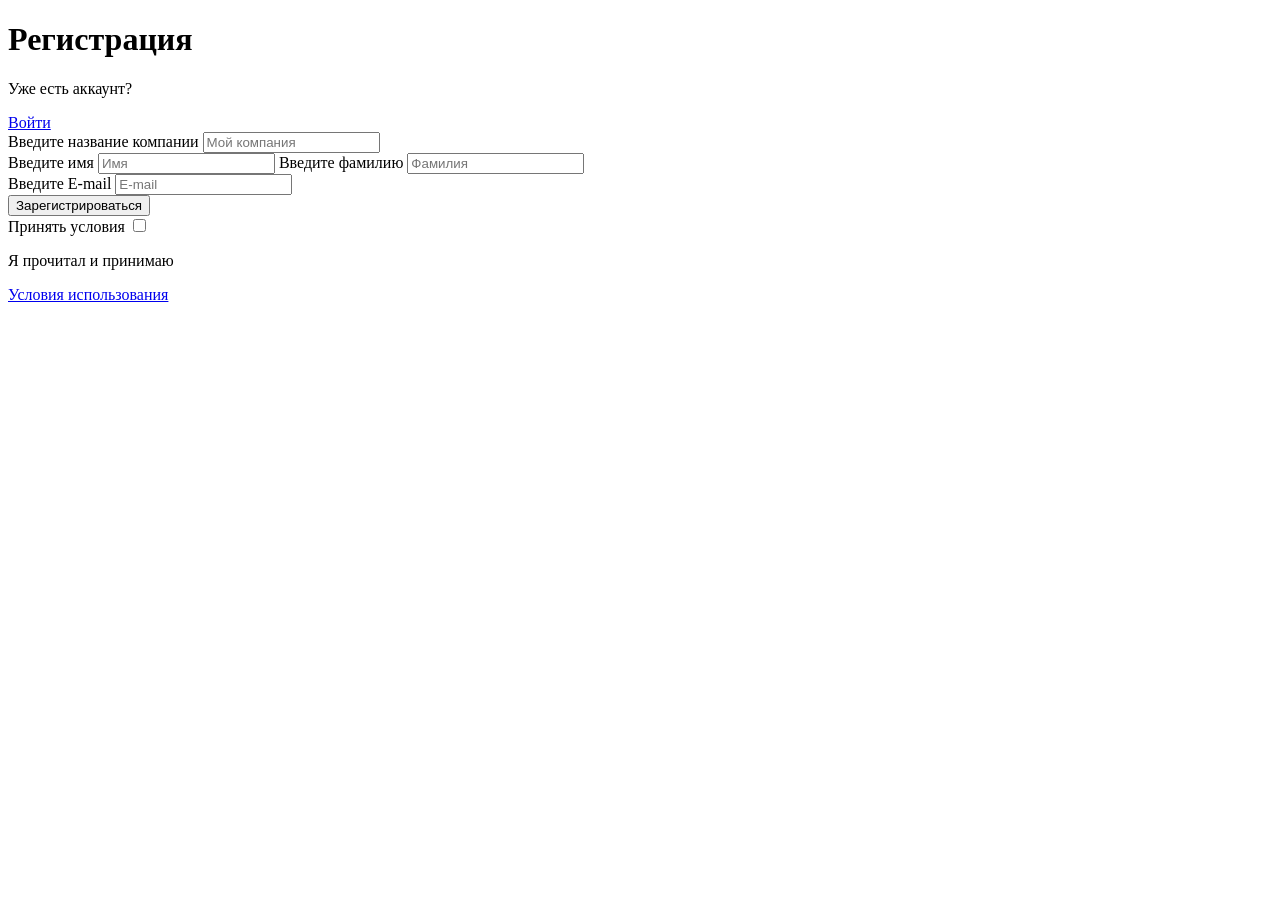
<file: index.html>
<!DOCTYPE html>
<html lang="en">
	<head>
		<meta charset="UTF-8" />
		<meta name="viewport" content="width=device-width, initial-scale=1.0" />
		<title>Document</title>
	</head>
	<body>
		<h1>Регистрация</h1>

		<p>Уже есть аккаунт?</p>

		<a href="#">Войти</a>

		<form action="#">
			<div>
				<label for="company"> Введите название компании</label>
				<input
					type="text"
					name="company"
					id="company"
					placeholder="Мой компания"
					required
				/>
			</div>

			<div>
				<label for="name">Введите имя</label>
				<input type="text" name="name" id="name" placeholder="Имя" required />
				<label for="surname">Введите фамилию</label>
				<input type="text" name="surname" id="surname" placeholder="Фамилия" required />
			</div>

			<div>
				<label for="email">Введите E-mail</label>
				<input type="email" name="email" id="email" placeholder="E-mail" required/>
			</div>
			<div>
				<button>Зарегистрироваться</button>
			</div>
			<div>
				<label for="agree">Принять условия</label>
				<input type="checkbox" name="agree" id="agree" required/>
				<p>Я прочитал и принимаю</p>
				<a href="#">Условия использования</a>
			</div>
		</form>
	</body>
</html>
</file>
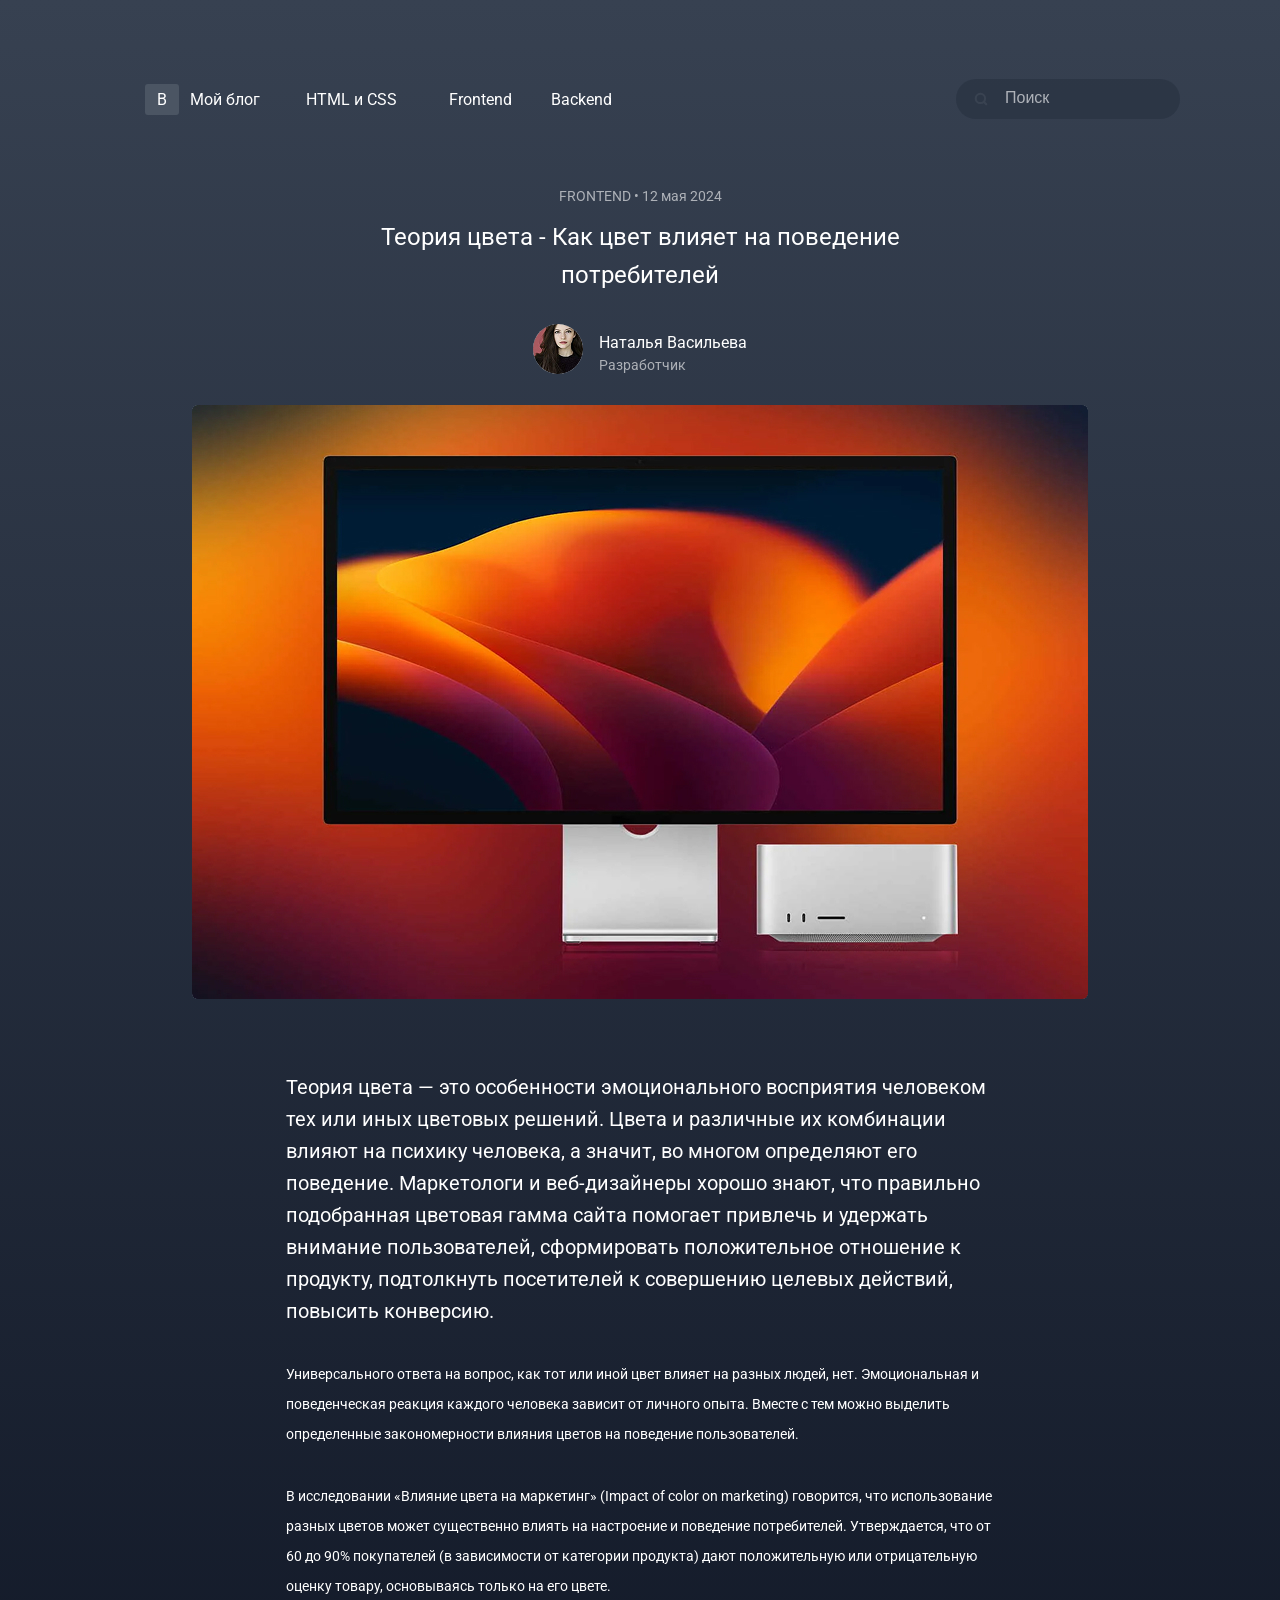
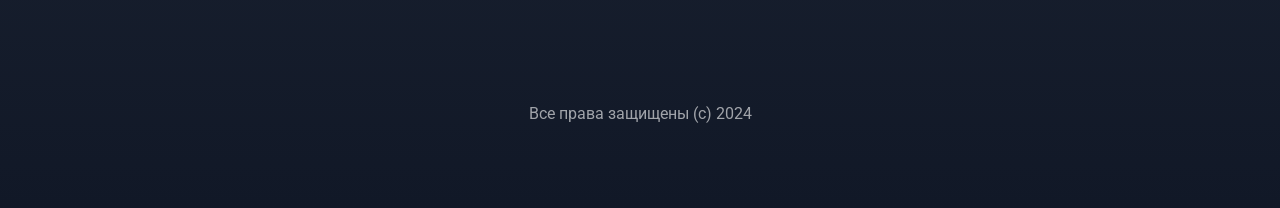
<file: blog/index.html>
<!DOCTYPE html>
<html lang="en">
	<head>
		<meta charset="UTF-8" />
		<meta name="viewport" content="width=device-width, initial-scale=1.0" />
		<title>Document</title>
		<link rel="stylesheet" href="./styles.css" />
		<link rel="preconnect" href="https://fonts.googleapis.com" />
		<link rel="preconnect" href="https://fonts.gstatic.com" crossorigin />
		<link
			href="https://fonts.googleapis.com/css2?family=Roboto:ital,wght@0,100..900;1,100..900&display=swap"
			rel="stylesheet"
		/>
	</head>
	<body>
		<div class="container">
			<header>
				<nav>
					<div class="logo">
						<a href="#" >
							<span class="logo_img">В</span>Мой блог
						</a>
					</div>

					<ul>
						<li><a href="#">HTML и CSS</a></li>
						<li><a href="#">Frontend</a></li>
						<li><a href="#">Backend</a></li>
					</ul>

					<search class='form'>
						<label for="search"></label>
						<img class='form_img' src="./images/search.svg" alt="">
						<input type="text" name="search" id="search" placeholder="Поиск"/>
					</search>
				</nav>
			</header>

			<article>
				<div class="headling">
					<p class="headling_p">
						<span>FRONTEND</span>
						<span>&bull;</span>
						<time datetime="2024-05-12">12 мая 2024</time>
					</p>

					<h1>Теория цвета - Как цвет влияет на поведение потребителей</h1>
				</div>

				<div class="developer">
					<div>
						<img
							src="./images/images1.jpg"
							alt="фото разработчика"
							class="developer_img"
						/>
					</div>
					<div>
						<p class="developer_name">Наталья Васильева</p>
						<p class="developer_developer">Разработчик</p>
					</div>
				</div>

				<section>
					<div class="section_img">
						<img src="./images/images2.jpg" alt="компьютер Mac" />
					</div>

					<div class="section_p">
						<p class="section_p-one">
							Теория цвета — это особенности эмоционального восприятия человеком
							тех или иных цветовых решений. Цвета и различные их комбинации
							влияют на психику человека, а значит, во многом определяют его
							поведение. Маркетологи и веб-дизайнеры хорошо знают, что правильно
							подобранная цветовая гамма сайта помогает привлечь и удержать
							внимание пользователей, сформировать положительное отношение к
							продукту, подтолкнуть посетителей к совершению целевых действий,
							повысить конверсию.
						</p>

						<p class="section_p-two">
							Универсального ответа на вопрос, как тот или иной цвет влияет на
							разных людей, нет. Эмоциональная и поведенческая реакция каждого
							человека зависит от личного опыта. Вместе с тем можно выделить
							определенные закономерности влияния цветов на поведение
							пользователей.
						</p>

						<p class="section_p-two">
							В исследовании «Влияние цвета на маркетинг» (Impact of color on
							marketing) говорится, что использование разных цветов может
							существенно влиять на настроение и поведение потребителей.
							Утверждается, что от 60 до 90% покупателей (в зависимости от
							категории продукта) дают положительную или отрицательную оценку
							товару, основываясь только на его цвете.
						</p>
					</div>
				</section>
			</article>

			<footer>
				<p>Все права защищены (c) 2024</p>
			</footer>
		</div>
	</body>
</html>
</file>
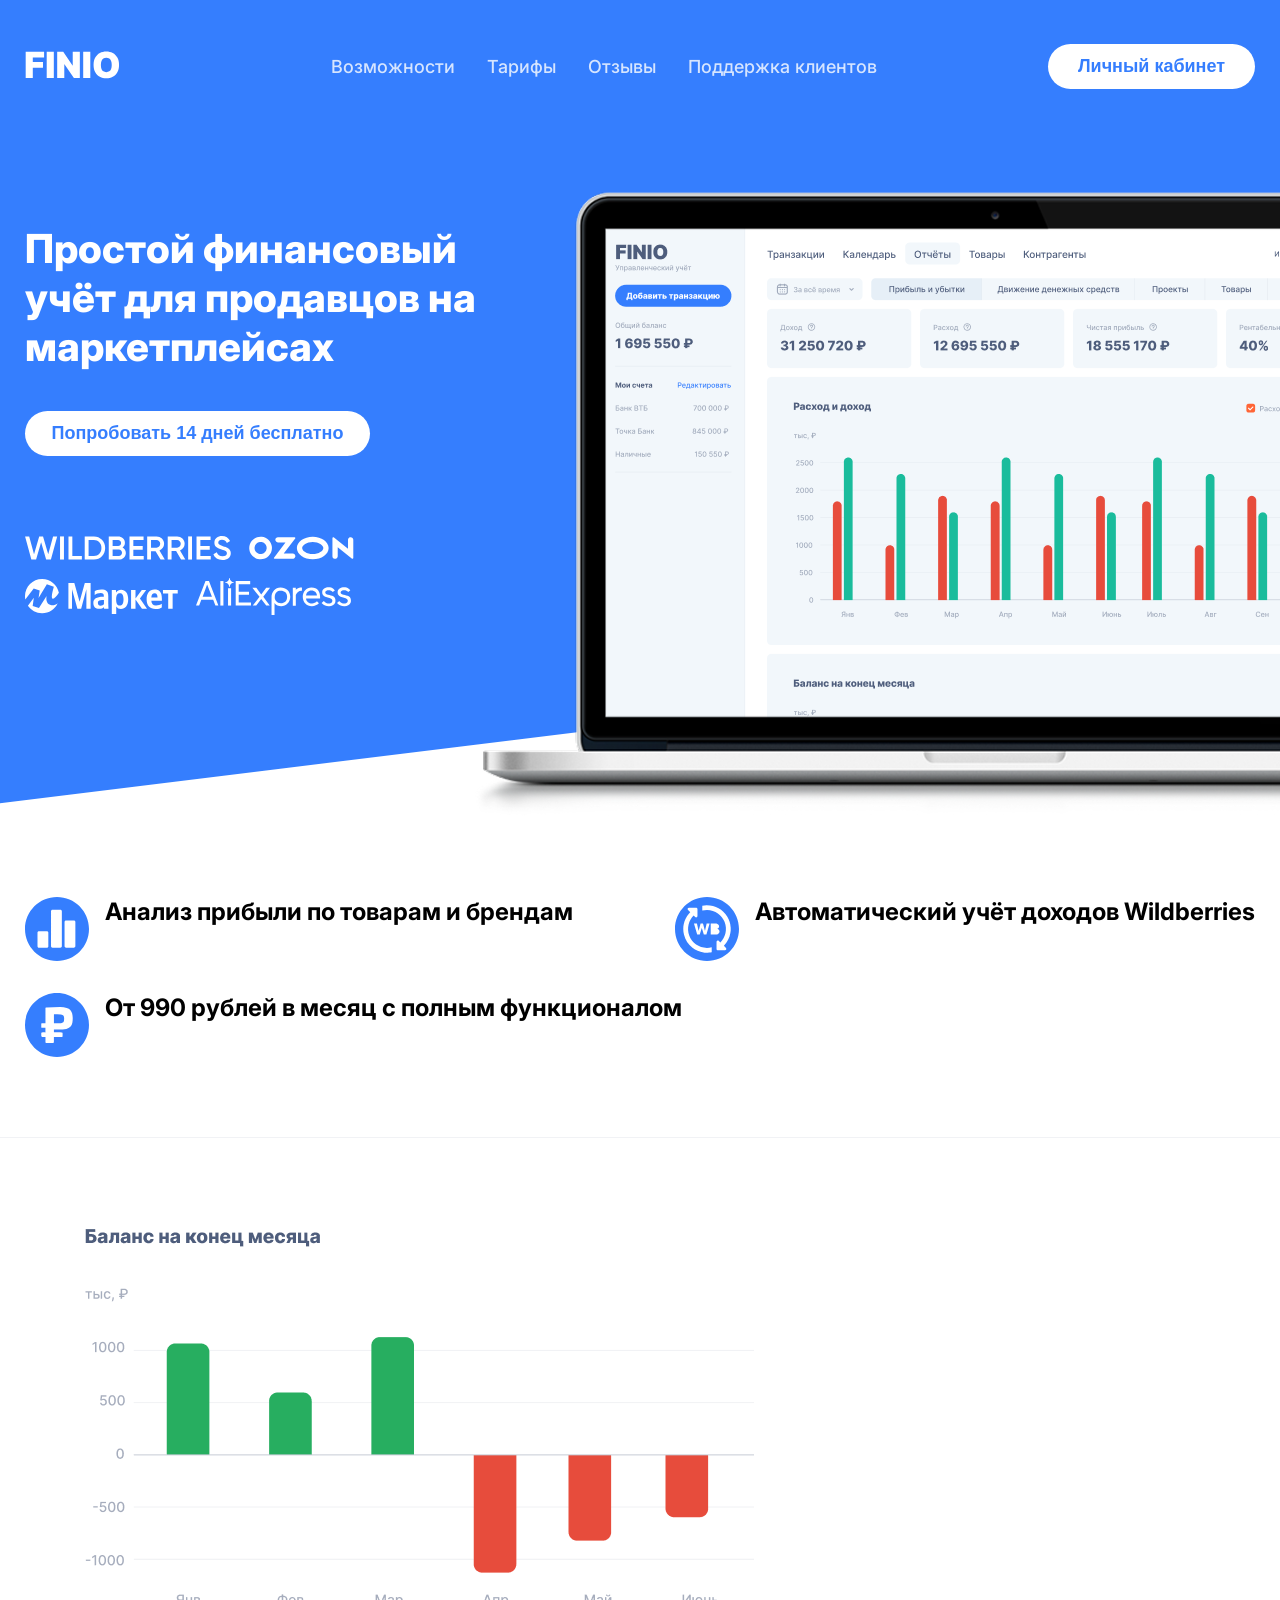
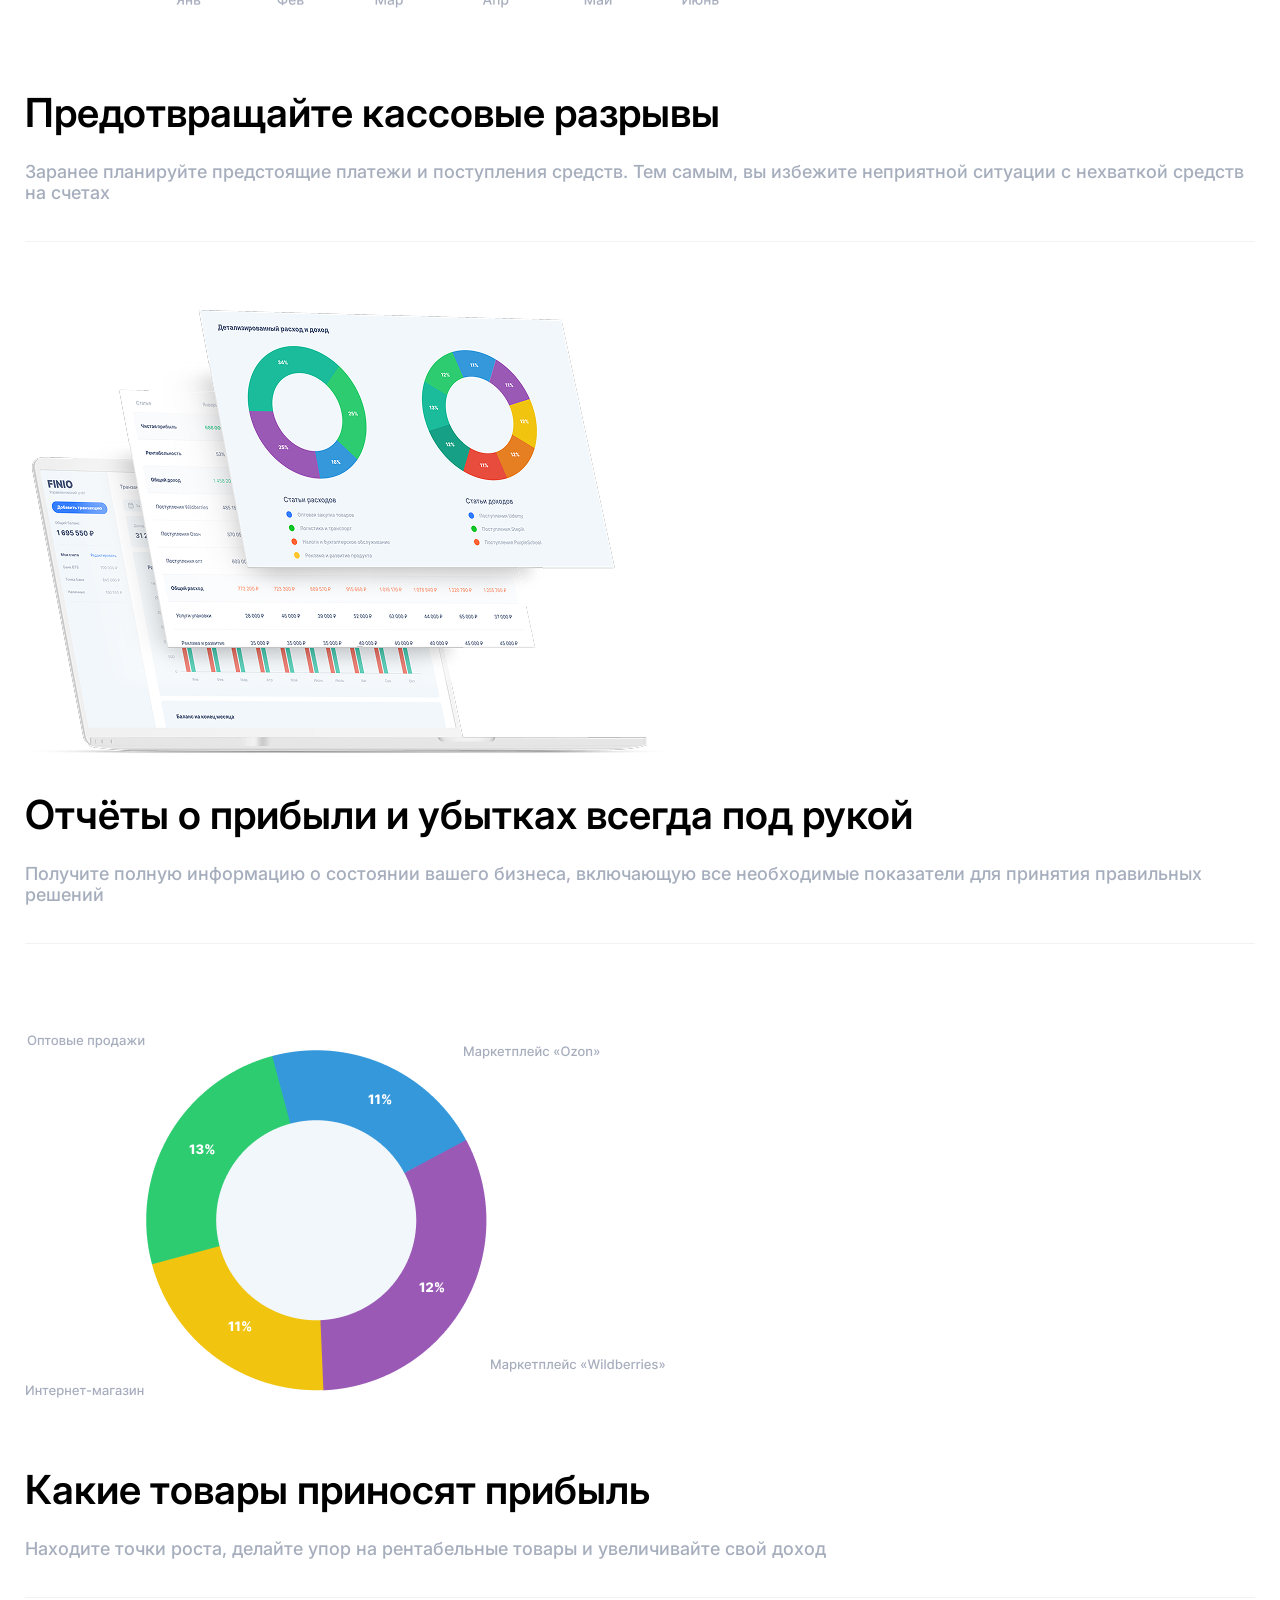
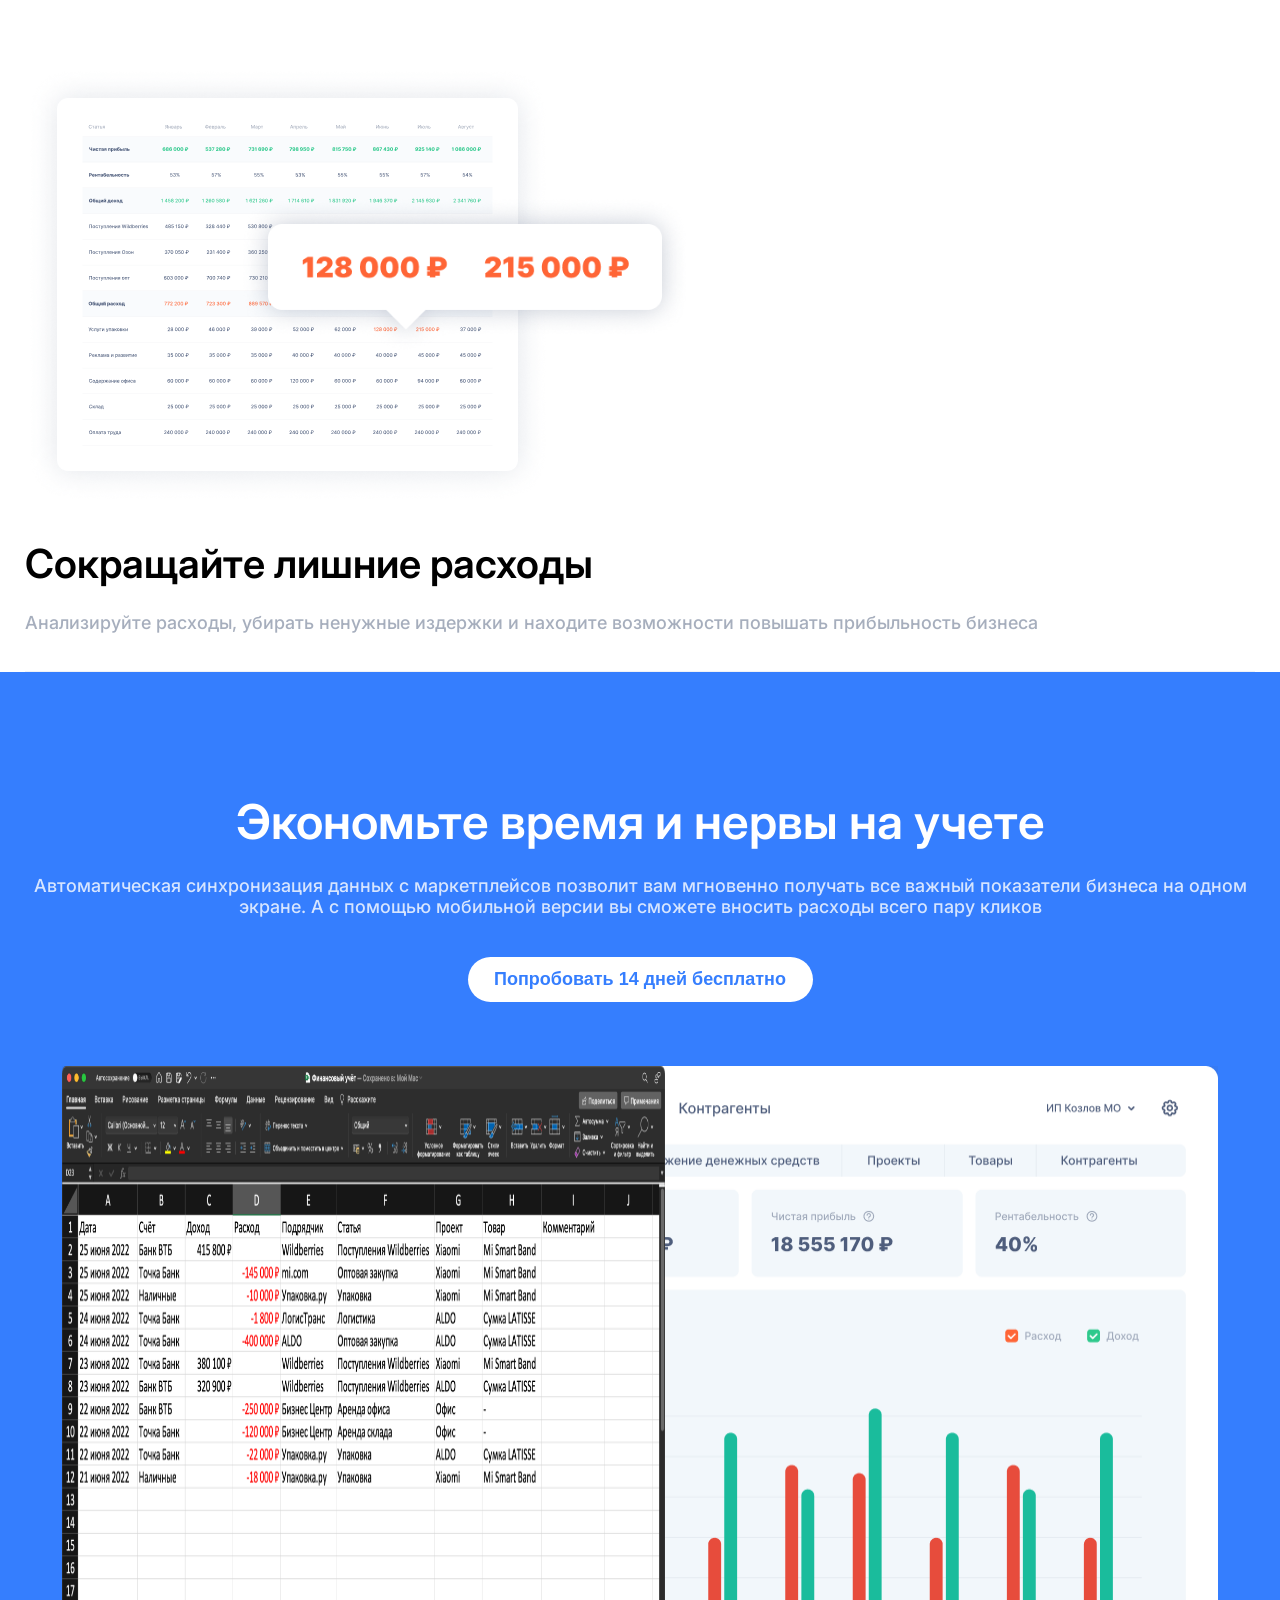
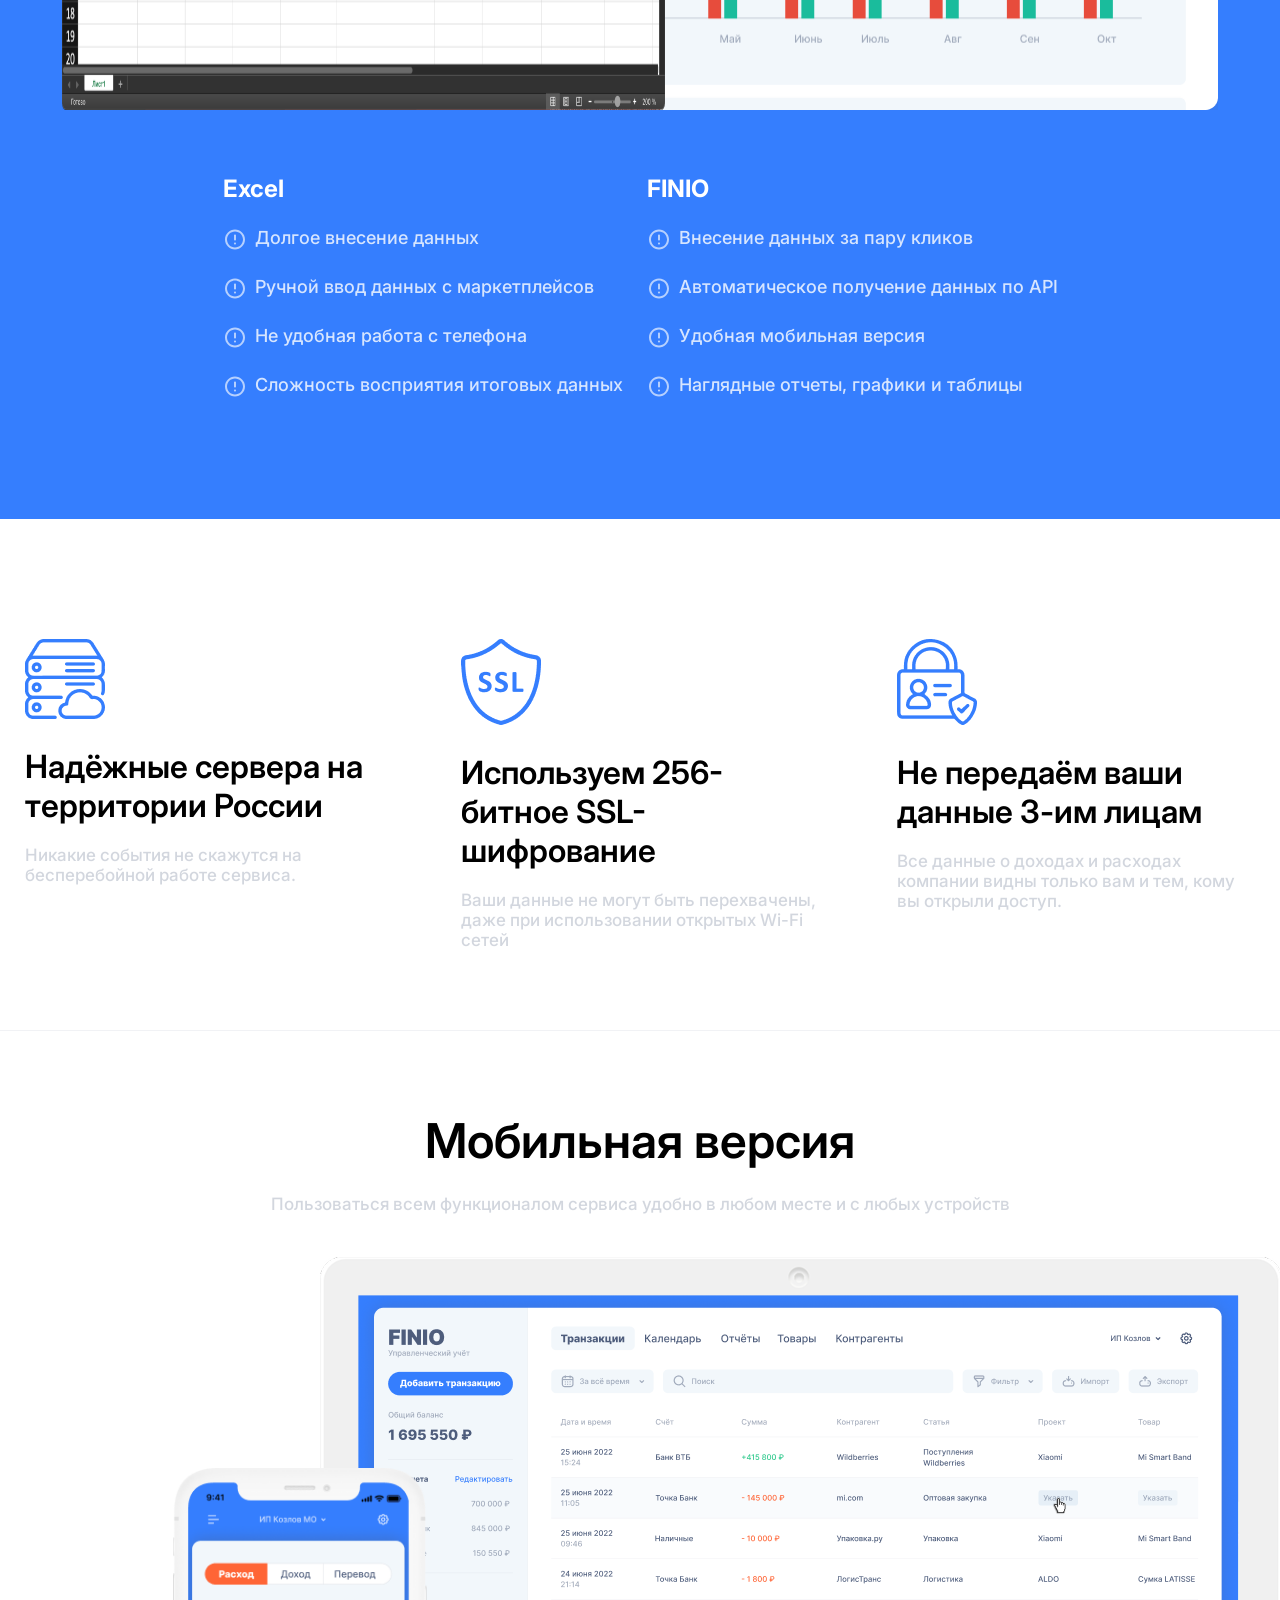
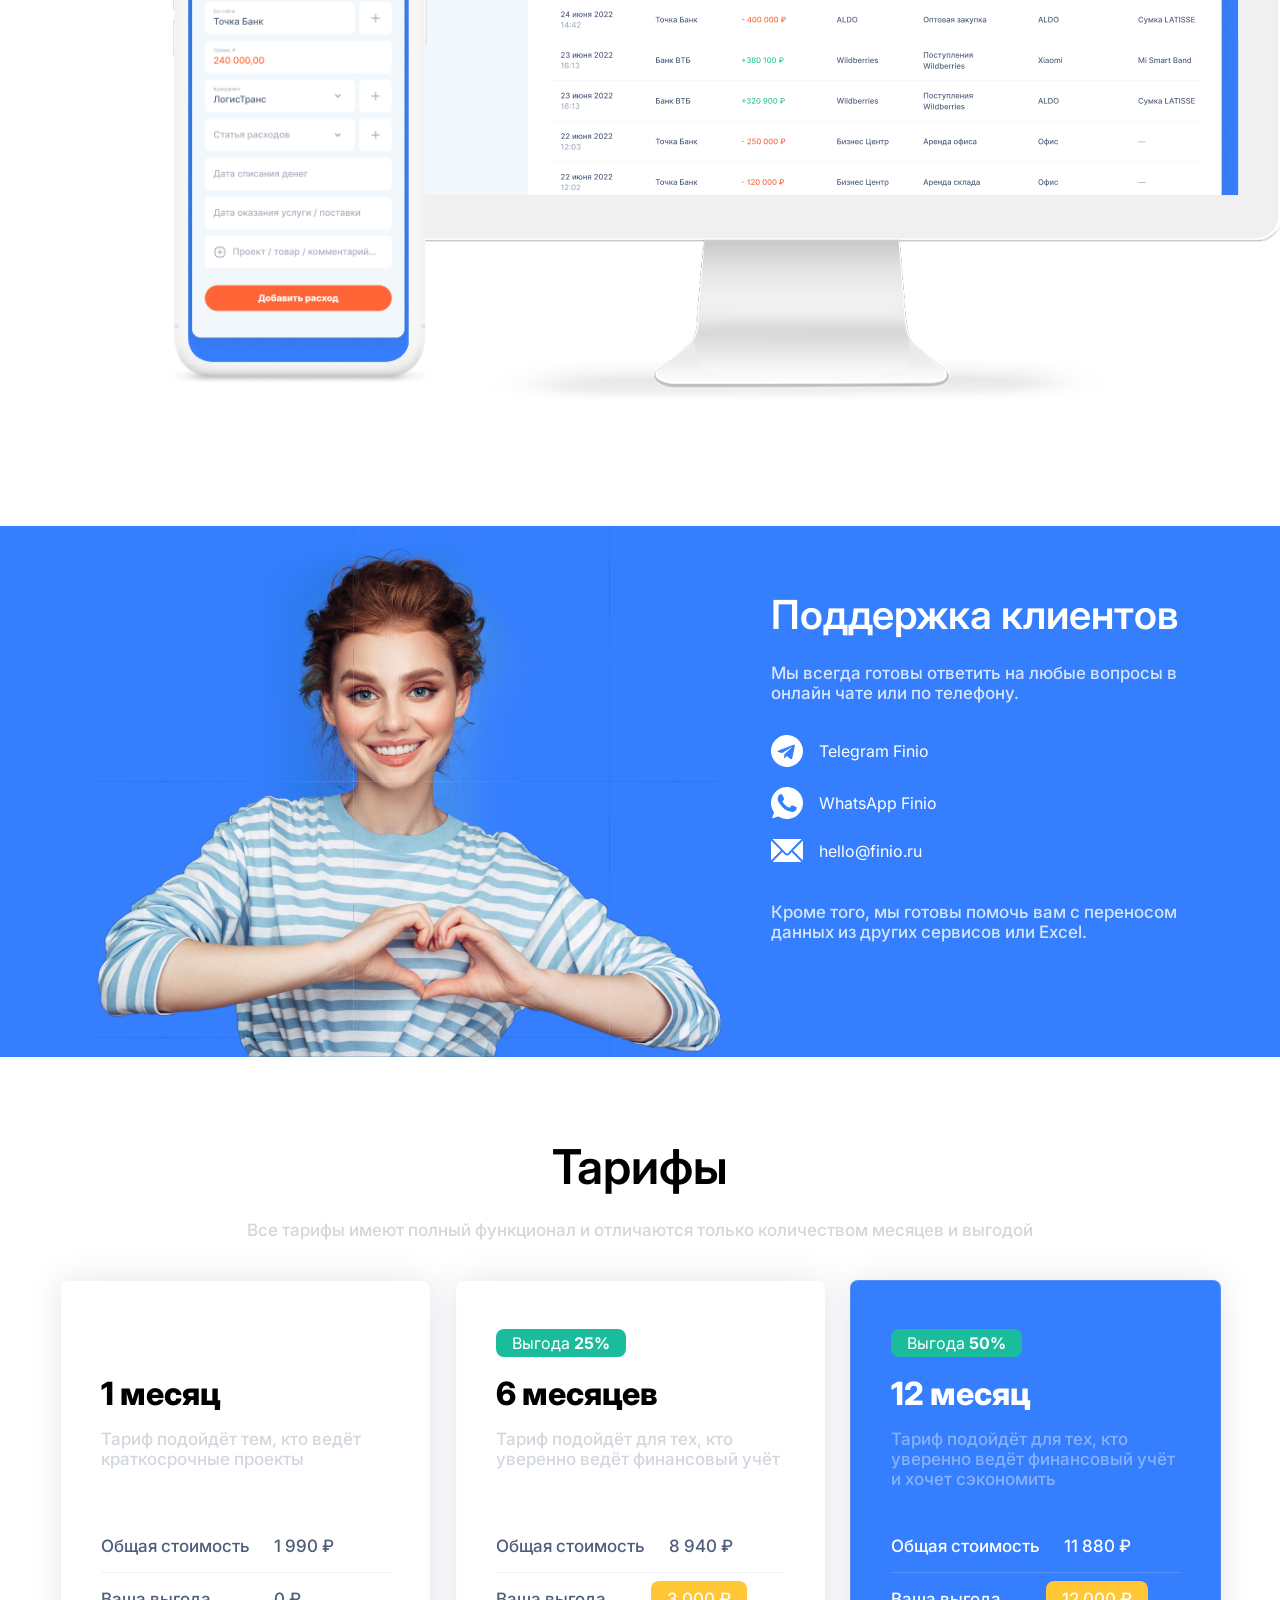
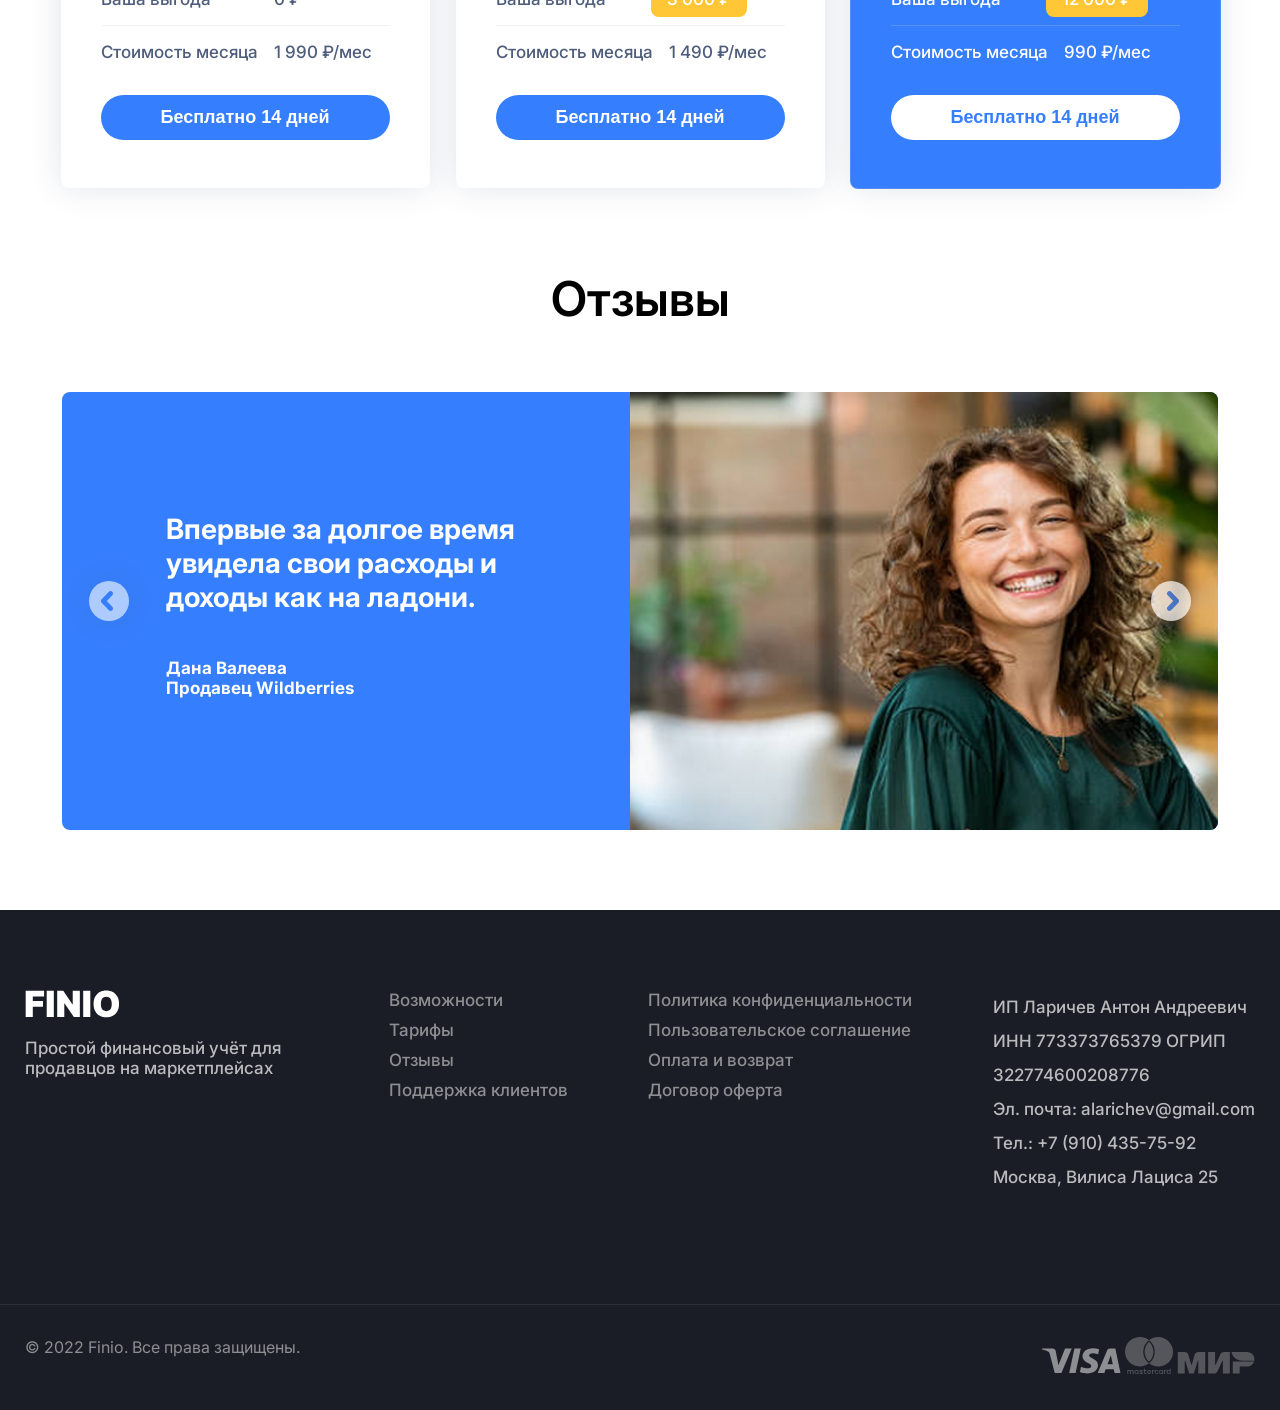
<file: finio/index.html>
<!DOCTYPE html>
<html lang="en">
	<head>
		<meta charset="UTF-8" />
		<meta name="viewport" content="width=device-width, initial-scale=1.0" />
		<link rel="stylesheet" href="./styles/global.css" />
		<link rel="stylesheet" href="./styles/header.css" />
		<link rel="stylesheet" href="./styles/page.css" />

		<link rel="stylesheet" href="./styles/footer.css" />
		<link rel="stylesheet" href="./styles/items.css" />
		<link rel="preconnect" href="https://fonts.googleapis.com" />
		<link rel="preconnect" href="https://fonts.gstatic.com" crossorigin />
		<link
			href="https://fonts.googleapis.com/css2?family=Inter:ital,opsz,wght@0,14..32,100..900;1,14..32,100..900&display=swap"
			rel="stylesheet"
		/>
		<title>Document</title>
	</head>
	<body>
		<header class="header">
			<div class="header__top">
				<a href="" class="header__logo">
					<img src="./img/finio.svg" alt="логотип finio" />
				</a>

				<nav class="nav">
					<ul class="nav__list">
						<li class="nav__list-item"><a href="#">Возможности</a></li>
						<li class="nav__list-item"><a href="#">Тарифы</a></li>
						<li class="nav__list-item"><a href="#">Отзывы</a></li>
						<li class="nav__list-item"><a href="#">Поддержка клиентов</a></li>
					</ul>
				</nav>

				<div class="nav__list-button">
					<button class="button button-none">Личный кабинет</button>
				</div>

				<div class="header__burger">
					<img src="./img/menu-Bold.svg" alt="" />
				</div>
			</div>

			<section class="header__bottom">
				<div class="header__bottom-wrapper">
					<h1 class="header__bottom-text">
						Простой финансовый учёт для продавцов на маркетплейсах
					</h1>

					<div class="header__bottom-button">
						<button class="button">Попробовать 14 дней бесплатно</button>
					</div>

					<div class="header__bottom-logo">
						<img src="./img/wb.svg" alt="лого ВБ" />
						<img src="./img/ozon.svg" alt="лого Ozon" />
						<img src="./img/marcet.svg" alt="лого яндекс маркет" />
						<img src="./img/aliexpress.svg" alt="лого aliexpress" />
					</div>

					<div>
						<img src="./img/Group 191.png" alt="" class="header__bottom-img" />
					</div>
				</div>
			</section>

			<div class="header__bottom-line">
				<img src="./img/bg_line.svg" alt="" class="header__bottom-line-img" />
			</div>
		</header>

		<section class="section__blok">
			<div class="section__item">
				<div class="section__item-blok">
					<img src="./img/Vector.svg" alt="" />
					<p>Анализ прибыли по товарам и брендам</p>
				</div>
				<div class="section__item-blok">
					<img src="./img/Vector-2.svg" alt="" />
					<p>Автоматический учёт доходов Wildberries</p>
				</div>
				<div class="section__item-blok">
					<img src="./img/Vector-3.svg" alt="" />
					<p>От 990 рублей в месяц с полным функционалом</p>
				</div>
			</div>
		</section>

		<section class="section__info">
			<div class="section__info-blok">
				<div class="section__info-blok-text">
					<h2>Предотвращайте кассовые разрывы</h2>
					<p>
						Заранее планируйте предстоящие платежи и поступления средств. Тем
						самым, вы избежите неприятной ситуации с нехваткой средств на счетах
					</p>
				</div>
				<div class="section__info-blok-img">
					<img src="./img/info1.png" alt="" class="info-blok-img" />
				</div>
			</div>

			<div class="section__info-blok section__info-blok-revers">
				<div class="section__info-blok-text">
					<h2>Отчёты о прибыли и убытках всегда под рукой</h2>
					<p>
						Получите полную информацию о состоянии вашего бизнеса, включающую
						все необходимые показатели для принятия правильных решений
					</p>
				</div>

				<div class="section__info-blok-img">
					<img src="./img/info2.png" alt="" class="info-blok-img" />
				</div>
			</div>

			<div class="section__info-blok">
				<div class="section__info-blok-text">
					<h2>Какие товары приносят прибыль</h2>
					<p>
						Находите точки роста, делайте упор на рентабельные товары и
						увеличивайте свой доход
					</p>
				</div>
				<div class="section__info-blok-img">
					<img src="./img/info3.png" alt="" class="info-blok-img" />
				</div>
			</div>

			<div class="section__info-blok section__info-blok-revers">
				<div class="section__info-blok-text">
					<h2>Сокращайте лишние расходы</h2>
					<p>
						Анализируйте расходы, убирать ненужные издержки и находите
						возможности повышать прибыльность бизнеса
					</p>
				</div>
				<div class="section__info-blok-img">
					<img
						src="./img/info4.png"
						alt=""
						class="info-blok-img info-blok-img-none"
					/>
					<img
						src="./img/prise.png"
						alt=""
						class="info-blok-img-pr info-blok-img-pr-none"
					/>
					<img src="./img//prise2.png" alt="" class="info-blok-img-pr2" />
				</div>
			</div>
		</section>

		<section class="advantages">
			<div class="advantages__header">
				<h2 class="advantages__title">Экономьте время и нервы на учете</h2>
				<p class="advantages__description">
					Автоматическая синхронизация данных с маркетплейсов позволит вам
					мгновенно получать все важный показатели бизнеса на одном экране. А с
					помощью мобильной версии вы сможете вносить расходы всего пару кликов
				</p>
				<div class="advantages__button">
					<button class="button">Попробовать 14 дней бесплатно</button>
				</div>
			</div>

			<div class="advantages__img">
				<div>
					<img
						class="advantages__img1"
						src="./img/image-block_1.png"
						alt="Excel"
					/>
				</div>
				<div>
					<img
						class="advantages__img2"
						src="./img/image-block_2.png"
						alt="FINIO"
					/>
				</div>
			</div>

			<div class="comparison">
				<div class="comparison__item">
					<p class="comparison__title">Excel</p>
					<ul class="comparison__list">
						<li class="comparison__feature">
							<img src="./img/exclamation-circle.svg" alt="" />Долгое внесение
							данных
						</li>
						<li class="comparison__feature">
							<img src="./img/exclamation-circle.svg" alt="" />Ручной ввод
							данных с маркетплейсов
						</li>
						<li class="comparison__feature">
							<img src="./img/exclamation-circle.svg" alt="" />Не удобная работа
							с телефона
						</li>
						<li class="comparison__feature">
							<img src="./img/exclamation-circle.svg" alt="" />Сложность
							восприятия итоговых данных
						</li>
					</ul>
				</div>

				<div class="comparison__item">
					<p class="comparison__title">FINIO</p>
					<ul class="comparison__list">
						<li class="comparison__feature">
							<img src="./img/exclamation-circle.svg" alt="" />Внесение данных
							за пару кликов
						</li>
						<li class="comparison__feature">
							<img src="./img/exclamation-circle.svg" alt="" />Автоматическое
							получение данных по API
						</li>
						<li class="comparison__feature">
							<img src="./img/exclamation-circle.svg" alt="" />Удобная мобильная
							версия
						</li>
						<li class="comparison__feature">
							<img src="./img/exclamation-circle.svg" alt="" />Наглядные отчеты,
							графики и таблицы
						</li>
					</ul>
				</div>
			</div>
		</section>

		<section class="features">
			<div class="features__item">
				<img
					class="features__item-icon"
					src="./img/servers.png"
					alt="Сервера"
				/>
				<h3 class="features__item-title">
					Надёжные сервера на территории России
				</h3>
				<p class="features__item-description">
					Никакие события не скажутся на бесперебойной работе сервиса.
				</p>
			</div>

			<div class="features__item">
				<img class="features__item-icon" src="./img/ssl.png" alt="Сервера" />
				<h3 class="features__item-title">
					Используем 256-битное SSL-шифрование
				</h3>
				<p class="features__item-description">
					Ваши данные не могут быть перехвачены, даже при использовании открытых
					Wi-Fi сетей
				</p>
			</div>

			<div class="features__item">
				<img
					class="features__item-icon"
					src="./img/security.png"
					alt="Сервера"
				/>
				<h3 class="features__item-title">Не передаём ваши данные 3-им лицам</h3>
				<p class="features__item-description">
					Все данные о доходах и расходах компании видны только вам и тем, кому
					вы открыли доступ.
				</p>
			</div>
		</section>

		<section class="mobile">
			<div class="titel">
				<h2 class="titel__h2">Мобильная версия</h2>
				<p class="titel__p">
					Пользоваться всем функционалом сервиса удобно в любом месте и с любых
					устройств
				</p>
			</div>

			<img class="mobile__mac" src="./img/imac.png" alt="" />
			<img class="mobile__iphone" src="./img/iphone.png" alt="" />
		</section>

		<section class="support">
			<div class="support__img">
				<img src="./img/photo.png" alt="" class="support__img1" />
			</div>

			<div class="support__blok">
				<h3 class="support__blok-titel">Поддержка клиентов</h3>
				<p class="support__blok-text">
					Мы всегда готовы ответить на любые вопросы в онлайн чате или по
					телефону.
				</p>

				<ul class="support__blok-link">
					<li class="support__blok-link-li">
						<img src="./img/tg.svg" alt="" />
						<a href="">Telegram Finio</a>
					</li>
					<li class="support__blok-link-li">
						<img src="./img/wapp.svg" alt="" />
						<a href="">WhatsApp Finio</a>
					</li>
					<li class="support__blok-link-li">
						<img src="./img/mail.svg" alt="" />
						<a href="">hello@finio.ru</a>
					</li>
				</ul>

				<p class="support__blok-text">
					Кроме того, мы готовы помочь вам с переносом данных из других сервисов
					или Excel.
				</p>
			</div>
		</section>

		<section class="tariffs">
			<div class="titel">
				<h2 class="titel__h2">Тарифы</h2>
				<p class="titel__p">
					Все тарифы имеют полный функционал и отличаются только количеством
					месяцев и выгодой
				</p>
			</div>
			<div class="tariffs__blok">
				<div class="tariffs__blok-card">
					<div class="blok-card">
						<p class="tariffs__blok-card-month">1 месяц</p>
						<p class="tariffs__blok-card-text">
							Тариф подойдёт тем, кто ведёт краткосрочные проекты
						</p>
						<ul class="tariffs__blok-card-ul">
							<li class="tariffs__blok-card-li">
								Общая стоимость
								<p>1 990 ₽</p>
							</li>
							<li class="tariffs__blok-card-li">
								Ваша выгода
								<p>0 ₽</p>
							</li>
							<li class="tariffs__blok-card-li">
								Стоимость месяца
								<p>1 990 ₽/мес</p>
							</li>
						</ul>
						<button class="button button-primary">Бесплатно 14 дней</button>
					</div>
				</div>

				<div class="tariffs__blok-card">
					<div class="blok-card">
						<div class="blok-card-discount">
							<p>Выгода <b>25%</b></p>
						</div>

						<p class="tariffs__blok-card-month">6 месяцев</p>
						<p class="tariffs__blok-card-text">
							Тариф подойдёт для тех, кто уверенно ведёт финансовый учёт
						</p>
						<ul class="tariffs__blok-card-ul">
							<li class="tariffs__blok-card-li">
								Общая стоимость
								<p>8 940 ₽</p>
							</li>
							<li class="tariffs__blok-card-li">
								Ваша выгода
								<p class="tariffs__p">3 000 ₽</p>
							</li>
							<li class="tariffs__blok-card-li">
								Стоимость месяца
								<p>1 490 ₽/мес</p>
							</li>
						</ul>
						<button class="button button-primary">Бесплатно 14 дней</button>
					</div>
				</div>

				<div class="tariffs__blok-card tariffs__blok-card-primaru">
					<div class="blok-card">
						<div class="blok-card-discount">
							<p>Выгода <b>50%</b></p>
						</div>
						<p class="tariffs__blok-card-month">12 месяц</p>
						<p class="tariffs__blok-card-text tariffs__blok-card-text-primaru">
							Тариф подойдёт для тех, кто уверенно ведёт финансовый учёт и хочет
							сэкономить
						</p>
						<ul class="tariffs__blok-card-ul">
							<li class="tariffs__blok-card-li tariffs__blok-card-li-primaru">
								<p>Общая стоимость</p>
								<p>11 880 ₽</p>
							</li>
							<li class="tariffs__blok-card-li tariffs__blok-card-li-primaru">
								Ваша выгода
								<p class="tariffs__p">12 000 ₽</p>
							</li>
							<li class="tariffs__blok-card-li tariffs__blok-card-li-primaru">
								Стоимость месяца
								<p>990 ₽/мес</p>
							</li>
						</ul>
						<button class="button">Бесплатно 14 дней</button>
					</div>
				</div>
			</div>
		</section>

		<section>
			<div class="pg">
				<div class="titel">
					<h2 class="titel__h2">Отзывы</h2>
				</div>
				<div class="review">
					<div class="review__points">
						<img src="./img/points.svg" alt="" />
					</div>
					<div class="review__content">
						<h3 class="review__text">
							Впервые за долгое время увидела свои расходы и доходы как на
							ладони.
						</h3>

						<div class="review__author">
							<h4 class="review__name">Дана Валеева</h4>
							<p class="review__position">Продавец Wildberries</p>
						</div>
					</div>

					<div class="review__photo">
						<img
							class="review__image"
							src="./img/woman.png"
							alt="Дана Валеева"
						/>
					</div>
				</div>

				<div>
					<div class="review__left">
						<img src="./img/left.svg" alt="" />
					</div>

					<div class="review__right">
						<img src="./img/right.svg" alt="" />
					</div>
				</div>
			</div>
		</section>

		<footer class="footer">
			<div class="footer__main">
				<div class="footer__brand">
					<img class="footer__logo" src="./img/finio.svg" alt="Finio" />
					<p class="footer__description">
						Простой финансовый учёт для продавцов на маркетплейсах
					</p>
				</div>

				<div class="footer__nav">
					<ul class="footer__list">
						<li class="footer__item">
							<a href="#" class="footer__link">Возможности</a>
						</li>
						<li class="footer__item">
							<a href="#" class="footer__link">Тарифы</a>
						</li>
						<li class="footer__item">
							<a href="#" class="footer__link">Отзывы</a>
						</li>
						<li class="footer__item">
							<a href="#" class="footer__link">Поддержка клиентов</a>
						</li>
					</ul>
				</div>

				<div class="footer__nav">
					<ul class="footer__list">
						<li class="footer__item">
							<a href="#" class="footer__link">Политика конфиденциальности</a>
						</li>
						<li class="footer__item">
							<a href="#" class="footer__link">Пользовательское соглашение</a>
						</li>
						<li class="footer__item">
							<a href="#" class="footer__link">Оплата и возврат</a>
						</li>
						<li class="footer__item">
							<a href="#" class="footer__link">Договор оферта</a>
						</li>
					</ul>
				</div>

				<div class="footer__info">
					<p class="footer__legal">
						ИП Ларичев Антон Андреевич ИНН 773373765379 ОГРИП 322774600208776<br />
						Эл. почта: alarichev@gmail.com Тел.: +7 (910) 435-75-92<br />
						Москва, Вилиса Лациса 25
					</p>
				</div>
			</div>

			<div class="footer__bottom">
				<div class="footer__copyright">
					<p class="footer__text">© 2022 Finio. Все права защищены.</p>
				</div>

				<div class="footer__payments">
					<img class="footer__payment" src="./img/visa.svg" alt="Visa" />
					<img
						class="footer__payment"
						src="./img/master.svg"
						alt="Mastercard"
					/>
					<img class="footer__payment" src="./img/mir.svg" alt="МИР" />
				</div>
			</div>
		</footer>
	</body>
</html>
</file>
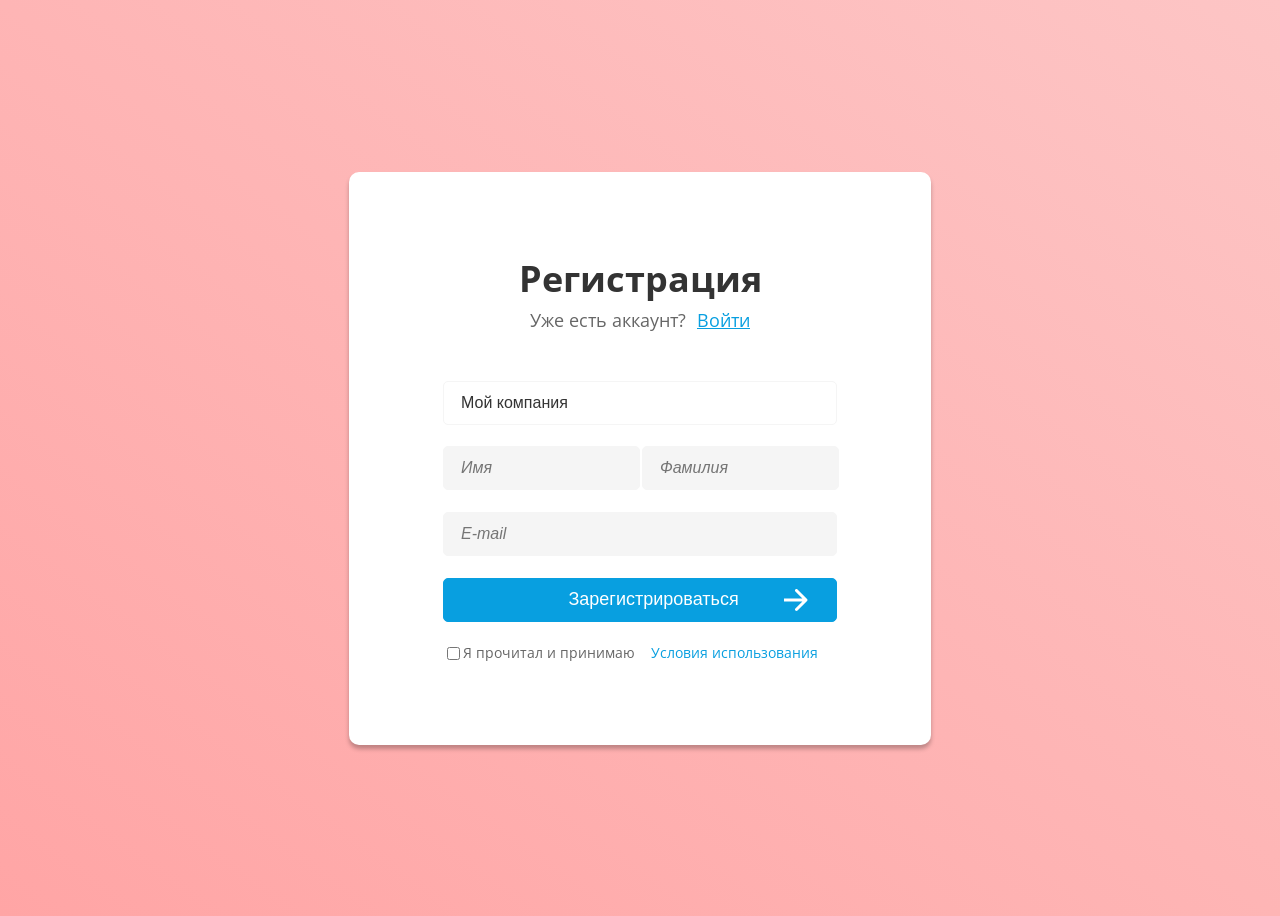
<file: forma/index.html>
<!DOCTYPE html>
<html lang="en">
	<head>
		<meta charset="UTF-8" />
		<meta name="viewport" content="width=device-width, initial-scale=1.0" />
		<title>Document</title>
		<link rel="stylesheet" href="./styles.css" />
		<link rel="preconnect" href="https://fonts.googleapis.com" />
		<link rel="preconnect" href="https://fonts.gstatic.com" crossorigin />
		<link
			href="https://fonts.googleapis.com/css2?family=Open+Sans:ital,wght@0,300..800;1,300..800&display=swap"
			rel="stylesheet"
		/>
		
	</head>
	<body>
		<main >
			<div class="container">
				<form action="#" class="form">
					<div class="form_text">
						<h1>Регистрация</h1>
						<p>Уже есть аккаунт? <a href="#">Войти</a></p>
					</div>

					<div>
						<div class="input_text">
							<label for="company"></label>
							<input
								type="text"
								name="company"
								id="company"
								placeholder="Мой компания"
								required
							/>
						</div>

						<div class="input_name">
							<div>
								<label for="firstname"></label>
								<input
									type="text"
									name="first_name"
									id="firstname"
									placeholder="Имя"
									required
								/>
							</div>

							<div>
								<label for="surname"></label>
								<input
									type="text"
									name="surname_name"
									id="surname"
									placeholder="Фамилия"
									required
								/>
							</div>
						</div>

						<div class="input_email">
							<label for="email"></label>
							<input
								type="email"
								name="email"
								id="email"
								placeholder="E-mail"
								required
							/>
						</div>

						<div class="button">
							<button type="submit">
								Зарегистрироваться <img src="./img/Arrow 1.svg" alt="" />
							</button>
						</div>

						<div class="checkbox">
							<label for="agreement"></label>

							<input type="checkbox" name="agreement" id="agreement" required />

							<p>Я прочитал и принимаю <a href="#">Условия использования</a></p>
						</div>
					</div>
				</form>
			</div>
		</main>
	</body>
</html>
</file>
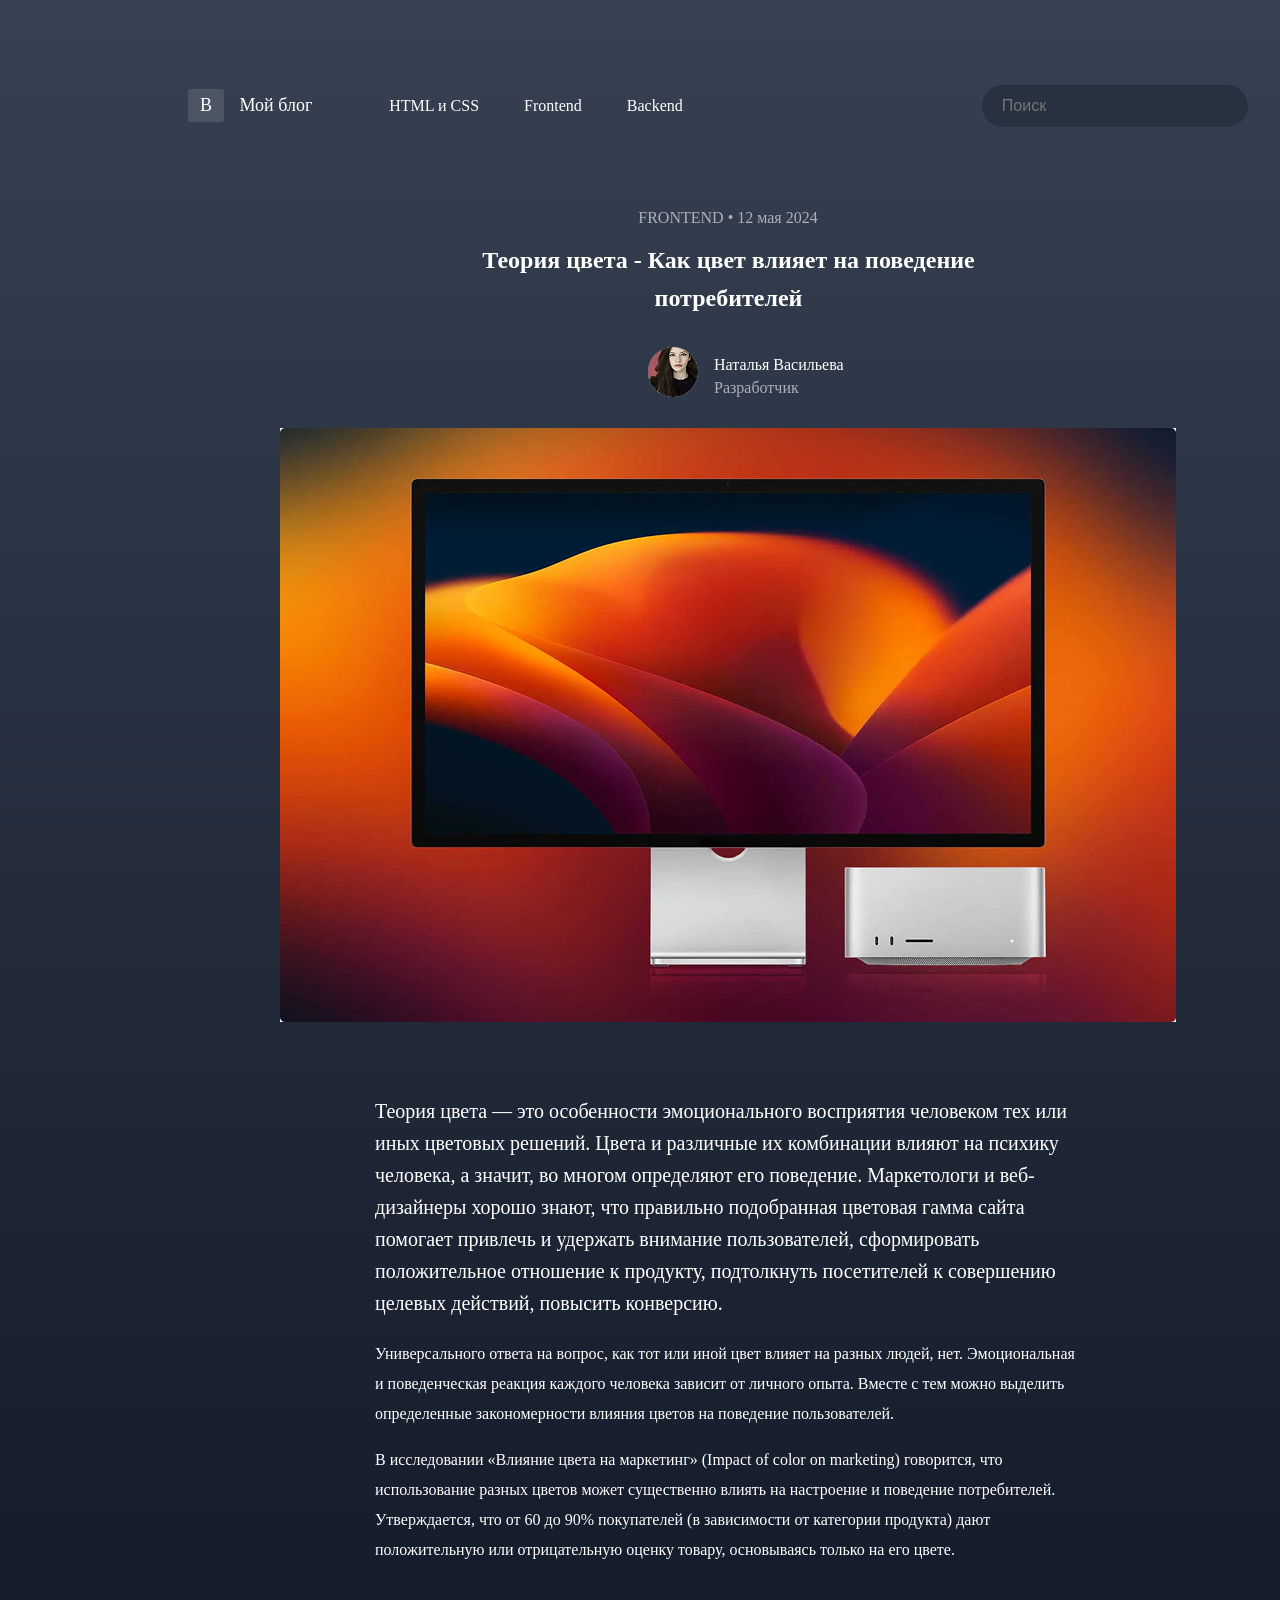
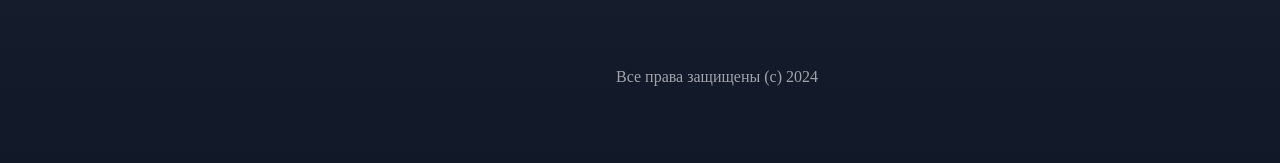
<file: forma1/index.html>
<!DOCTYPE html>
<html lang="en">
	<head>
		<meta charset="UTF-8" />
		<meta name="viewport" content="width=device-width, initial-scale=1.0" />
		<title>Document</title>
		<link rel="stylesheet" href="/forma1/styles.css" />
	</head>
	<body>
		<div class="container">
			<header>
				<nav>
					<div class="logo">
						<p class="logo_p">В</p>
						<a href="#"> Мой блог</a>
					</div>

					<ul>
						<li><a href="#">HTML и CSS</a></li>
						<li><a href="#">Frontend</a></li>
						<li><a href="#">Backend</a></li>
					</ul>

					<search>
						<label for="search"></label>
						<input type="text" name="search" id="search" placeholder="Поиск" />
					</search>
				</nav>
			</header>

			<article>
				<div class="headling">
					<p class="headling_p">
						<span>FRONTEND</span>
						<span>&bull;</span>
						<time datetime="2024-05-12">12 мая 2024</time>
					</p>

					<h1>Теория цвета - Как цвет влияет на поведение потребителей</h1>
				</div>

				<div class="developer">
					<div>
						<img
							src="/forma1/images/images1.jpg"
							alt="фото разработчика"
							class="developer_img"
						/>
					</div>
					<div>
						<p class="developer_name">Наталья Васильева</p>
						<p class="developer_developer">Разработчик</p>
					</div>
				</div>

				<section>
					<div class="section_img">
						<img src="/forma1/images/images2.jpg" alt="компьютер Mac" />
					</div>
					<div class="section_p">
						<p class="section_p-one">
							Теория цвета — это особенности эмоционального восприятия человеком
							тех или иных цветовых решений. Цвета и различные их комбинации
							влияют на психику человека, а значит, во многом определяют его
							поведение. Маркетологи и веб-дизайнеры хорошо знают, что правильно
							подобранная цветовая гамма сайта помогает привлечь и удержать
							внимание пользователей, сформировать положительное отношение к
							продукту, подтолкнуть посетителей к совершению целевых действий,
							повысить конверсию.
						</p>

						<p class="section_p-two">
							Универсального ответа на вопрос, как тот или иной цвет влияет на
							разных людей, нет. Эмоциональная и поведенческая реакция каждого
							человека зависит от личного опыта. Вместе с тем можно выделить
							определенные закономерности влияния цветов на поведение
							пользователей.
						</p>

						<p class="section_p-two">
							В исследовании «Влияние цвета на маркетинг» (Impact of color on
							marketing) говорится, что использование разных цветов может
							существенно влиять на настроение и поведение потребителей.
							Утверждается, что от 60 до 90% покупателей (в зависимости от
							категории продукта) дают положительную или отрицательную оценку
							товару, основываясь только на его цвете.
						</p>
					</div>
				</section>
			</article>

			<footer>
				<p>Все права защищены (c) 2024</p>
			</footer>
		</div>
	</body>
</html>
</file>
<file: blog/styles.css>
body {
	background: linear-gradient(to top, #111827, #374151);
	font-family: 'Roboto', monospace;
	font-weight: 400;
	font-size: 14px;
	color: #ffffff;
}
header,
footer {
	max-width: 1080px;
	margin: 0 auto;
}

.container {
	max-width: 1440px;
	margin-left: auto;
	margin-right: auto;
}

header {
	padding: 71px 0 69px;
	display: flex;
	gap: 77px;
	align-items: center;
	justify-content: space-between;
}
nav {
	margin-left: auto;
	margin-right: auto;
	flex: 1;
	display: flex;
	align-items: center;
}
.logo {
	color: #fff;
	font-size: 18px;
	margin-right: auto;
	margin-left: auto;
	text-align: center;
}
.logo_img {
	display: inline-block;
	margin-right: 11px;

	padding: 6px 12px;
	background-color: #4b5563;
	border-radius: 3px;
}

a {
	color: #fff;
	text-decoration: none;
	font-size: 16px;
	transition: color 0.3s ease;
}
a:hover {
	color: #c9c5c5;
}

ul {
	list-style: none;
	padding: 0;
	margin: 0;
	display: flex;
	gap: 39px;
	margin-right: 299px;
}

li {
	color: #fff;
	text-decoration: none;
}

li:first-child {
	margin-right: 13px;
}

.form {
	margin-left: auto;
	position: relative;
}
.form_img {
	position: absolute;

	top: 13px;
	left: 18px;
}
input {
	max-width: 224px;
	padding: 10px 128px 12px 49px;
	font-size: 16px;
	border-radius: 100px;
	box-sizing: border-box;
	border: 0px;
	color: #fff;
	opacity: 60%;
	background-color: #1f293799;
	transition: background-color 0.3s ease;
}
input::placeholder {
	font-weight: 400;
	font-size: 16px;
	color: #ffffff;
}
input:hover {
	background-color: #11161d99;
}
input:focus-visible {
	outline: 1px solid #4b5563;
	background-color: #11161d99;
}

.headling {
	color: #fff;
	text-align: center;
}
.headling_p {
	margin-right: auto;
	margin-left: auto;
	margin-top: 0px;
	margin-bottom: 14px;
	opacity: 60%;
}
h1 {
	margin-left: auto;
	margin-right: auto;
	margin-top: 0px;
	margin-bottom: 30px;
	max-width: 525px;
	line-height: 38px;
	font-weight: 400;
	font-size: 24px;
}
.developer {
	display: flex;
	max-width: 214px;
	height: 53px;
	margin-left: auto;
	margin-right: auto;
	margin-bottom: 28px;
	color: #fff;
	align-items: center;
}
.developer_img {
	border-radius: 100%;
	margin-right: 16px;
}
.developer_name {
	font-size: 16px;
	line-height: 28px;
	margin-top: 0px;
	margin-bottom: 0px;
}
.developer_developer {
	margin-top: 0px;
	margin-bottom: 0px;
	opacity: 60%;
}

.section_img {
	max-width: 896px;
	margin-left: auto;
	margin-right: auto;
	margin-bottom: 69px;
}
.section_img img{
	border-radius:6px;
}

section > div > p {
	margin-left: auto;
	margin-right: auto;
}

p {
	margin: 0;
}

.section_p {
	color: #fff;
	max-width: 708px;
	margin: 0 auto;
	display: flex;
	flex-direction: column;
	gap: 32px;
}
.section_p-one {
	font-size: 20px;
	line-height: 32px;
}
.section_p-two {
	font-family: 16px;
	line-height: 30px;
}
footer {
	padding: 103px 0 77px;
	text-align: center;
	color: #fff;
	font-size: 16px;
	opacity: 60%;
}
</file>
<file: finio/styles/global.css>
:root {
	--color-bg: #357efe;
}
body {
	margin: 0;
	font-family: 'Inter', sans-serif;
	font-style: normal;
}
a {
	color: #fff;
	text-decoration: none;
}
ul {
	list-style-type: none;
}
h2 {
	margin: 0;
}
p {
	margin: 0;
}
</file>
<file: finio/styles/header.css>
.header {
	position: relative;
	overflow: hidden;
	height: 810px;
	background-color: var(--color-bg);
	padding-top: 40px;
	/* padding-bottom: 246px; */
}
.header__top {
	max-width: 1392px;
	padding-left: 25px;
	padding-right: 25px;
	margin: 0 auto;
	padding-bottom: 98px;
	display: flex;
	align-items: center;
	justify-content: space-between;
}

.nav__list {
	display: flex;
	gap: 32px;
}
.nav__list-button {
	width: 207px;
}
.nav__list-item {
	font-size: 18px;
	font-weight: 500;
	opacity: 80%;
}
.header__burger {
	display: none;
}

/* section__top */

.header__bottom {
	padding-left: 25px;
	padding-right: 25px;
	position: relative;
	max-width: 1392px;
	margin: 0 auto;
	display: flex;
	align-items: center;
	justify-content: left;
	z-index: 1;
}
.header__bottom-button {
	max-width: 345px;
}
.header__bottom-wrapper {
	max-width: 515px;
}
.header__bottom-text {
	font-size: 40px;
	font-weight: 800;
	color: #fff;
	margin-bottom: 40px;
}

.header__bottom-logo {
	display: flex;
	gap: 18px;
	flex-wrap: wrap;
	max-width: 334px;
	margin-top: 80px;
}

.header__bottom-img {
	max-width: 1039px;
	position: absolute;
	z-index: 1;
	top: 1px;
	left: 475px;
}

.header__bottom-line-img {
	position: absolute;

	/* bottom: -400px; */
	top: 400px;
	width: 100%;
	height: 100%;
	display: block;
}
@media (max-width: 1050px) {
	.header {
		height: 576px;
	}
	.header__bottom-img {
		display: none;
	}
	.nav__list {
		display: none;
	}
	.button-none {
		display: none;
	}
	.header__burger {
		display: block;
	}
	.header__top {
		padding-bottom: 19px;
		border-bottom: 1px solid rgba(255, 255, 255, 0.16);
	}
	.header__bottom-wrapper {
		max-width: 100%;
	}
	.header__bottom-logo {
		max-width: 100%;
	}
	.header__bottom-line-img {
		top: 300px;
	}
}
@media (max-width: 500px) {
	.header__bottom-text {
		font-size: 32px;
		margin-top: 32px;
		margin-bottom: 32px;
	}
	.header__bottom-logo img {
		max-width: 120px;
	}
	.header__bottom-logo {
		max-width: 264px;
	}
	.header__bottom-logo {
		margin-top: 56px;
	}
}
</file>
<file: finio/styles/page.css>
.section__item {
	display: flex;
	flex-wrap: wrap;
	gap: 32px;
	justify-content: space-between;
	font-size: 24px;
	font-weight: 700;
	max-width: 1392px;
	padding-top: 47px;
	padding-left: 25px;
	padding-right: 25px;
	padding-bottom: 80px;
	border-bottom: 1px solid #4e5d7c14;
	margin: 0 auto;
}

.section__item-blok {
	max-width: 408px;
	display: flex;
	gap: 16px;
}

@media (max-width: 1300px) {
	.section__item-blok {
		max-width: 100%;
	}
}
@media (max-width: 500px) {
	.section__item {
		font-size: 18px;
		padding-bottom: 48px;
	}
}
/* section__info */

.section__info {
	overflow: hidden;
	max-width: 1392px;
	margin: 0 auto;
	padding-left: 25px;
	padding-right: 25px;
}
.section__info-blok {
	display: flex;
	justify-content: space-between;
	gap: 64px;
	padding-top: 68px;
	padding-bottom: 38px;
	border-bottom: 1px solid #4e5d7c14;
}
.section__info-blok-revers {
	flex-direction: row-reverse;
	padding-right: 118px;
}
.section__info-blok-text {
	flex: 1;
	max-width: 510px;
	padding-left: 118px;
}
.section__info-blok-text h2 {
	font-size: 40px;
	font-weight: 600;
	margin-bottom: 24px;
}
.section__info-blok-text p {
	font-size: 18px;
	font-weight: 500;
	color: #4e5d7c80;
}
.section__info-blok-img {
	flex: 1;
	max-width: 729px;
	position: relative;
}
.info-blok-img {
	max-width: 100%;
}
.info-blok-img-pr {
	max-width: 450px;
	position: absolute;
	left: 215px;
	top: 130px;
}
.info-blok-img-pr2 {
	display: none;
}

@media (max-width: 1300px) {
	.section__info-blok {
		flex-direction: column-reverse;
		flex-wrap: wrap;
		gap: 32px;
	}
	.section__info-blok-text {
		max-width: 100%;
		padding-left: 0;
	}
	.section__info-blok-revers {
		padding-right: 0;
	}
}

@media (max-width: 800px) {
	.info-blok-img-pr {
		max-width: 250px;
		left: 290px;
		top: 180px;
	}
}

@media (max-width: 600px) {
	.section__info-blok-text h2 {
		font-size: 32px;
		font-weight: 600;
		margin-bottom: 24px;
	}
	.section__info-blok {
		padding-top: 48px;
		padding-bottom: 48px;
		gap: 33px;
	}
	.info-blok-img-pr-none {
		display: none;
	}
	.info-blok-img-none {
		display: none;
	}
	.info-blok-img-pr2 {
		display: block;
		max-width: 327px;
	}
}

/* advantages */

.advantages {
	background-color: var(--color-bg);
}
.advantages__header {
	max-width: 1392px;
	text-align: center;
	margin: 0 auto;
	padding: 120px 25px 64px;
}
.advantages__title {
	color: #fff;
	font-size: 48px;
	font-weight: 600;
	padding-bottom: 24px;
}
.advantages__description {
	opacity: 80%;
	font-size: 18px;
	font-weight: 500;
	padding-bottom: 40px;
	color: #fff;
}
.advantages__button {
	max-width: 345px;
	margin-left: auto;
	margin-right: auto;
}

.advantages__img {
	overflow: hidden;
	position: relative;
	display: flex;
	max-width: 1156px;
	margin: 0 auto;
	margin-bottom: 64px;
	padding-left: 25px;
	padding-right: 25px;
}
.advantages__img1 {
	position: absolute;

	width: 50%;
	height: 100%;
}
.advantages__img2 {
	width: 100%;
	height: 100%;
}
.comparison {
	display: flex;
	margin: 0 auto;
	max-width: 920px;
	padding-bottom: 96px;
	justify-content: center;
	gap: 24px;
	flex-wrap: wrap;

	padding-left: 25px;
	padding-right: 25px;
}

.comparison__title {
	color: #fff;
	font-size: 24px;
	font-weight: 700;
	padding-bottom: 24px;
}
.comparison__list {
	padding-left: 0;
	margin: 0;
}
.comparison__feature {
	display: flex;
	gap: 8px;
	padding-bottom: 24px;
	opacity: 80%;
	color: #fff;
	font-size: 18px;
	font-weight: 500;
}

@media (max-width: 500px) {
	.advantages__title {
		font-size: 36px;
		text-align: start;
	}
	.advantages__header {
		padding: 64px 25px 48px;
	}
	.advantages__description {
		text-align: start;
	}
	.comparison {
		padding-bottom: 64px;
	}
}

/* features */

.features {
	max-width: 1392px;
	display: grid;
	grid-template-columns: repeat(auto-fit, minmax(328px, 1fr));
	gap: 78px;
	margin: 0 auto;
	padding: 120px 25px 80px;
	border-bottom: 1px solid #4e5d7c14;
}

.features__item-title {
	padding-top: 24px;
	padding-bottom: 20px;
	margin: 0;
	font-size: 32px;
	font-weight: 600;
}
.features__item-description {
	opacity: 50%;
	color: #4e5d7c80;
	font-size: 17px;
	font-weight: 500;
}

@media (max-width: 500px) {
	.features__item-title {
		font-size: 24px;
	}
	.features {
		padding: 64px 25px 48px;
		gap: 32px;
	}
}

/* mobile */

.mobile {
	position: relative;
	overflow: hidden;
	max-width: 1392px;
	height: 1095px;
	margin: 0 auto;
	padding-left: 25px;
	padding-right: 25px;
}
.mobile__mac {
	position: absolute;
	top: 226px;
	left: 320px;
	max-width: 962px;
}
.mobile__iphone {
	position: absolute;
	top: 437px;
	left: 150px;
	max-width: 297px;
}

@media (max-width: 500px) {
	.mobile__mac {
		top: 250px;
		left: 200px;
	}
	.mobile__iphone {
		top: 450px;
		left: 30px;
	}
}

/* support */

.support {
	overflow: hidden;
	display: flex;
	flex-wrap: wrap;
	justify-content: center;
	max-width: 1392px;
	background-color: var(--color-bg);
	border-radius: 16px;
	margin: 0 auto;
}
.support__img {
	display: flex;
	justify-content: end;
}
.support__img1 {
	width: 100%;
}
.support__blok {
	padding-left: 74px;
	padding-bottom: 44px;
	max-width: 444px;
}
.support__blok-titel {
	margin: 0;
	font-size: 40px;
	font-weight: 600;
	color: #fff;
	padding-top: 80px;
	padding-bottom: 4px;
}
.support__blok-text {
	max-width: 411px;
	font-size: 17px;
	font-weight: 500;
	opacity: 80%;
	color: #fff;
	padding-top: 20px;
	padding-bottom: 40px;
}
.support__blok-link {
	padding-left: 0;
	margin: 0;
}
.support__blok-link-li {
	display: flex;
	align-items: center;
	gap: 16px;
	padding-bottom: 20px;
}

@media (max-width: 1300px) {
	.support__blok {
		padding-left: 0;
		padding-bottom: 0;
		padding-left: 25px;
		padding-right: 25px;
	}
	.support {
		border-radius: 0;
		flex-wrap: wrap-reverse;
	}

	.support__blok-text {
		padding-bottom: 32px;
	}
	.support__blok-titel {
		padding-top: 64px;
	}
	.support__img {
		margin-right: 25px;
		margin-left: 25px;
	}
}

/* tariffs */

.tariffs {
	max-width: 1392px;
	margin: 0 auto;
	padding-left: 25px;
	padding-right: 25px;
}
.tariffs__blok {
	display: flex;
	flex-wrap: wrap;
	justify-content: center;
	gap: 24px;
}
.tariffs__blok-card {
	border: 1px solid rgba(255, 255, 255, 0.16);
	border-radius: 8px;
	background: #fff;
}
.tariffs__blok-card-primaru {
	background-color: var(--color-bg);
	color: #fff;
}

.blok-card {
	position: relative;
	max-width: 289px;
	border-radius: 8px;
	padding: 93px 40px 48px;
	box-shadow: 0 0 32px rgba(79, 94, 125, 0.16);
}
.blok-card-discount {
	position: absolute;
	top: 48px;
	background-color: #1abc9c;
	padding: 4px 16px;
	border-radius: 8px;
	text-align: center;
	color: #fff;
}
.tariffs__blok-card-month {
	font-size: 32px;
	font-weight: 800;
	padding-bottom: 16px;
}
.tariffs__blok-card-text {
	padding-bottom: 34px;
	font-size: 17px;
	font-weight: 500;
	opacity: 50%;
	color: #4e5d7c80;
}
.tariffs__blok-card-text-primaru {
	padding-bottom: 14px;
	opacity: 40%;
	color: #fff;
}
.tariffs__blok-card-ul {
	padding: 0;
	font-size: 17px;
	font-weight: 500;
	color: #4e5d7c;
}
.tariffs__p {
	position: absolute;
	top: 8px;
	left: 155px;
	color: #fff;
	background-color: #ffc736;
	padding: 8px 16px;
	border-radius: 8px;
}

.tariffs__blok-card-li {
	position: relative;
	padding-top: 16px;
	padding-bottom: 16px;
	display: grid;
	grid-template-columns: 1.5fr 1fr;
	border-bottom: 1px solid rgba(78, 93, 124, 0.08);
}
.tariffs__blok-card-li:last-child {
	border-bottom: none;
}
.tariffs__blok-card-li-primaru {
	color: #fff;
	border-bottom: 1px solid rgba(255, 255, 255, 0.16);
}
.tariffs__blok-card-li-primaru:last-child {
	border-bottom: none;
}

.pg {
	max-width: 1156px;
	/* max-height: 438px; */
	margin-left: auto;
	margin-right: auto;
	margin-bottom: 80px;
	padding-left: 25px;
	padding-right: 25px;
	position: relative;
	border-radius: 8px;
	overflow: hidden;
}

.review {
	max-width: 1156px;
	max-height: 438px;
	position: relative;
	background-color: var(--color-bg);
	display: flex;
	gap: 30px;
	border-radius: 8px;
}
.review__content {
	padding-top: 120px;
	padding-left: 104px;
	max-width: 450px;
}
.review__text {
	max-width: 450px;
	font-size: 28px;
	font-weight: 700;
	color: #fff;
	margin: 0;
}

.review__name {
	margin: 0;
	padding-top: 44px;
	color: #fff;
	font-size: 17px;
	font-weight: 700;
}
.review__position {
	color: #fff;
	font-size: 17px;
	font-weight: 700;
}

.review__image {
	border-radius: 0 8px 8px 0;
	width: 100%;
	height: 100%;
}

.review__left {
	position: absolute;
	z-index: 2;
	top: 360px;
	left: 20px;
}
.review__left:hover {
	opacity: 50%;
	cursor: pointer;
}
.review__right {
	position: absolute;
	opacity: 70%;
	z-index: 2;
	top: 360px;
	right: 20px;
}
.review__right:hover {
	opacity: 50%;
	cursor: pointer;
}
.review__points {
	position: absolute;
	display: none;
}
@media (max-width: 1000px) {
	.review__left {
		display: none;
	}
	.review__right {
		display: none;
	}
	.review {
		max-width: 528px;
		max-height: 809px;
		gap: 48px;
		margin-left: auto;
		margin-right: auto;
		padding-bottom: 104px;
		flex-wrap: wrap-reverse;
	}
	.review__content {
		margin-left: 25px;
		margin-right: 25px;
		padding-top: 0;
		padding-left: 0;
	}
	.review__name {
		padding-top: 24px;
	}

	.review__text {
		font-size: 24px;
	}
	.review__image {
		border-radius: 8px;
	}
	.review__points {
		display: block;
		bottom: 48px;
		left: 235px;
	}
}
@media (max-width: 500px) {
	.review__points {
		left: 135px;
	}
}
</file>
<file: finio/styles/footer.css>
.footer {
	color: rgba(255, 255, 255, 0.5);
	background-color: #1a1d25;
}
.footer__main {
	margin-left: auto;
	margin-right: auto;
	max-width: 1352px;
	padding-left: 25px;
	padding-right: 25px;
	padding-top: 80px;
	padding-bottom: 110px;
	border-bottom: 1px solid rgba(255, 255, 255, 0.078);
	display: flex;
	gap: 48px;
	flex-wrap: wrap;
	justify-content: space-between;
}

.footer__brand {
	max-width: 283px;
}
.footer__logo {
	padding-bottom: 16px;
}
.footer__description {
	font-size: 17px;
	font-weight: 500;
	color: rgba(255, 255, 255, 0.7);
}

.footer__list {
	padding: 0;
	margin: 0;
}
.footer__item {
	padding-bottom: 10px;
	font-size: 17px;
	font-weight: 500;
}
.footer__link {
	color: rgba(255, 255, 255, 0.5);
}
.footer__info {
	max-width: 262px;
}
.footer__legal {
	font-size: 17px;
	font-weight: 500;
	line-height: 2;
	color: rgba(255, 255, 255, 0.7);
}
.footer__bottom {
	margin-left: auto;
	margin-right: auto;
	padding-top: 32px;
	padding-bottom: 32px;
	max-width: 1352px;
	padding-left: 25px;
	padding-right: 25px;
	display: flex;

	justify-content: space-between;
}
@media (max-width: 500px) {
	.footer__bottom {
		align-items: start;
		flex-wrap: wrap;
		flex-direction: column-reverse;
		gap: 24px;
		justify-content: space-between;
	}
	.footer__main {
		padding-bottom: 48px;
	}
}
</file>
<file: finio/styles/items.css>
.button {
	padding: 12px;
	width: 100%;
	border-radius: 34px;
	border: 0;
	background-color: #fff;
	color: var(--color-bg);
	font-size: 18px;
	font-weight: 800;
	transition: background-color 0.3s ease;
	cursor: pointer;
}
.button-primary {
	background-color: #357efe;
	color: #fff;
}

.button:hover {
	background-color: #f1ecec;
}
.button-primary:hover {
	background-color: #216ff7;
}

.titel {
	padding-top: 80px;
	padding-bottom: 40px;
}

.titel__h2 {
	font-size: 48px;
	padding-bottom: 24px;
	font-weight: 600;
	max-width: 453px;
	margin: 0 auto;
	text-align: center;
}
.titel__p {
	font-size: 17px;
	font-weight: 500;
	max-width: 920px;
	margin: 0 auto;
	text-align: center;
	opacity: 50%;
	color: #4e5d7c80;
}
@media (max-width: 500px) {
	.titel {
		padding-top: 48px;
		padding-bottom: 32px;
	}
	.titel__h2 {
		font-size: 36px;
		text-align: start;
		margin: 0;
		/* padding-left: 25px;
			padding-right: 25px; */
	}
	.titel__p {
		text-align: start;
	}
}
</file>
<file: forma/styles.css>
body {
	background: linear-gradient(to top right, #ffa5a5, #fdc5c5);
	min-height: 100vh;
	display: flex;
	align-items: center;
	justify-content: center;
}

.container {
	display: flex;
	align-items: center;
	font-family: 'Open Sans', sans-serif;
	width: 582px;
	height: 573px;
	background-color: #fff;
	border-radius: 10px;
	box-shadow: 0px 4px 4px 0px #00000040;
}
.form {
	width: 100%;
}

.form_text {
	width: 394px;
	margin-left: auto;
	margin-right: auto;
	text-align: center;
	margin-bottom: 47px;
}
.form_text h1 {
	color: #333333;
	font-size: 36px;
	font-weight: 700;
	height: 54px;
	margin: 0px;
}
.form_text p {
	height: 26px;
	color: #666666;
	font-size: 18px;
	margin: 0px;
}

.form_text a {
	color: #089fe0;
	font-size: 18px;
	margin-left: 6px;
}

.input_text {
	width: 394px;
	margin-left: auto;
	margin-right: auto;
	margin-bottom: 21px;
}
.input_text input {
	width: 394px;
	height: 44px;
	/* font-weight: 600; */
	padding: 9px 17px;
	font-size: 16px;
	color: #333333;
	background-color: #ffffff;
	border: 1px solid #f5f5f5;
	border-radius: 5px;
	box-sizing: border-box;
}

.input_text input::placeholder {
	font-size: 16px;
	color: #333333;
}

.input_name {
	display: flex;
	gap: 2px;
	width: 394px;
	margin-left: auto;
	margin-right: auto;
	margin-bottom: 22px;
}
.input_name input {
	width: 197px;
	height: 44px;
	font-weight: 400;
	font-style: italic;
	padding: 9px 17px;
	font-size: 16px;
	color: #333333;
	background-color: #f5f5f5;
	border: 1px solid #f5f5f5;
	border-radius: 5px;
	box-sizing: border-box;
}

.input_email {
	width: 394px;
	margin-left: auto;
	margin-right: auto;
	margin-bottom: 22px;
}
.input_email input {
	width: 394px;
	height: 44px;
	font-weight: 400;
	font-style: italic;
	font-size: 16px;
	padding: 9px 17px;
	color: #333333;
	background-color: #f5f5f5;
	border: 1px solid #f5f5f5;
	border-radius: 5px;
	box-sizing: border-box;
}

.button {
	width: 394px;
	display: flex;
	margin-left: auto;
	margin-right: auto;
	margin-bottom: 22px;
}
.button button {
	width: 394px;
	display: flex;
	height: 44px;
	font-size: 18px;
	align-items: center;
	justify-content: space-around;

	padding-left: 102px;
	border-radius: 5px;
	border: 1px solid #089fe0;
	background-color: #089fe0;
	color: #ffffff;
}


.checkbox {
	display: flex;
	width: 394px;
	align-items: center;
	margin-left: auto;
	margin-right: auto;
}
.checkbox p {
	margin: 0px;
	font-size: 14px;
	font-weight: 400;
	color: #666666;
	line-height: 100%;
}

.checkbox a {
	color: #089fe0;
	font-size: 14px;
	text-decoration: none;
	padding-left: 12px;
}
</file>
<file: forma1/styles.css>
body {
	background: linear-gradient(to top, #111827, #374151);
}
.container {
	width: 1440px;
	margin-left: auto;
	margin-right: auto;
	font-family: Roboto;
}
nav {
	margin-top: 71px;
	margin-bottom: 69px;
	margin-left: 180px;
	margin-right: 180px;
	display: flex;
	align-items: center;
}
.logo {
	color: #fff;
	font-size: 18px;
	margin-right: 77px;
	text-align: center;
}

a {
	color: #fff;
	text-decoration: none;
}

ul {
	list-style: none;
	padding: 0;
	margin: 0;
	display: flex;
	gap: 45px;
	margin-right: 299px;
}

li {
	color: #fff;
	text-decoration: none;
}
input {
	width: 244px;
	height: 40px;
	font-size: 16px;
	padding-left: 20px;
	border-radius: 100px;
	border: 0px;
	background-color: #1f293799;
}
.logo_p {
	display: inline-block;
	margin-right: 11px;
	padding: 6px 12px;
	background-color: #4b5563;
	border-radius: 3px;
}
.headling {
	color: #fff;
	text-align: center;
}
.headling_p {
	margin-right: 630px;
	margin-left: 630px;
	margin-top: 0px;
	margin-bottom: 14px;
	opacity: 60%;
}
h1 {
	margin-left: 458px;
	margin-right: 457px;
	margin-top: 0px;
	margin-bottom: 30px;
	width: 525px;
	line-height: 38px;
	font-size: 24px;
}
.developer {
	display: flex;
	width: 214px;
	height: 53px;
	margin-left: 640px;
	margin-right: 586px;
	margin-bottom: 28px;
	color: #fff;
	align-items: center;
}
.developer_img {
	border-radius: 100%;
	margin-right: 16px;
}
.developer_name{
	font-size: 16px;
	line-height: 28px;
	margin-top: 0px;
	margin-bottom: 0px;
}
.developer_developer{
	margin-top: 0px;
	margin-bottom: 0px;
	opacity: 60%;
}

.section_img{
	width: 896px;
	margin-left: 272px;
	margin-right: 272px;
	margin-bottom: 69px;
}

.section_p{
	color: #fff;
	width: 708px;
	margin-left: 367px;
	margin-bottom: 103px;
	font-weight: 400;

}
.section_p-one{
	font-size: 20px;
	line-height: 32px;
}
.section_p-two{
	font-family: 16px;
	line-height: 30px;
}
footer{
	width: 226px;
	margin-left: 608px;
	margin-bottom: 77px;
	color: #fff;
	font-size: 16px;
	opacity: 60%;
}
</file>
